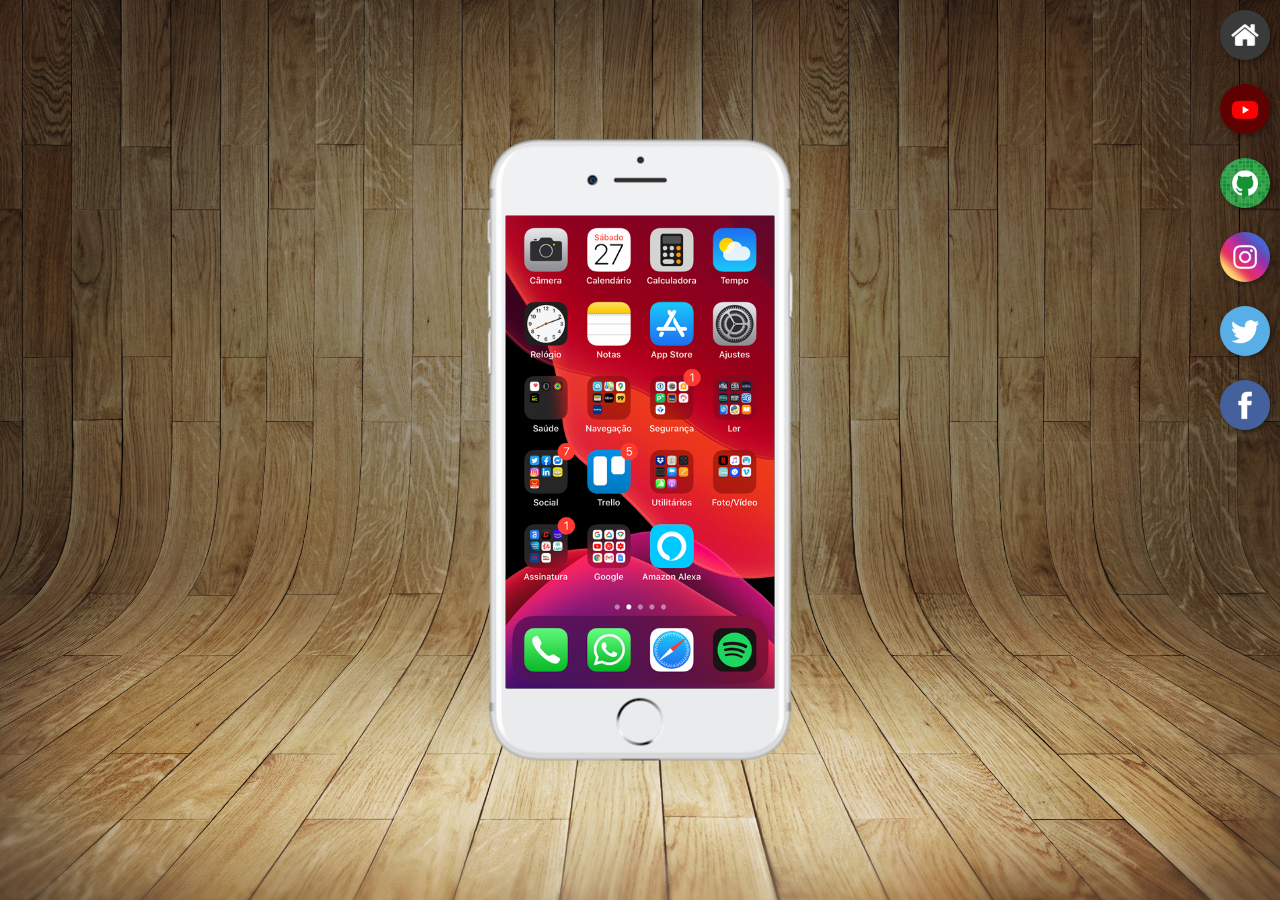
<file: index.html>
<!DOCTYPE html>
   <html lang="pt-br">
   <head>
      <meta charset="UTF-8">
      <meta name="viewport" content="width=device-width, initial-scale=1.0">
      <title>Projeto Redes Socias</title>
      <link rel="shortcut icon" href="favicon.ico" type="image/x-icon">
      <link rel="stylesheet" href="estilos/style.css">
   </head>
   <body>
      <main>
         <section id="telefone">
            <iframe src="home.html" name="tela" id="tela" frameborder="0">Seu vavegador não é compatível.</iframe>
         </section>
         <section id="redes-sociais">
            <a href="home.html" target="tela"><img src="imagens/logo-home.jpg" alt="Home"></a><br>
            <a href="youtube.html" target="tela"><img src="imagens/logo-youtube.jpg" alt="YouTube"></a><br>
            <a href="github.html" target="tela"><img src="imagens/logo-github.jpg" alt="GitHub"></a><br>
            <a href="instagram.html" target="tela"><img src="imagens/logo-instagram.jpg" alt="Instagram"></a><br>
            <a href="twitter.html" target="tela"><img src="imagens/logo-twitter.jpg" alt="Twitter"></a><br>
            <a href="facebook.html" target="tela"><img src="imagens/logo-facebook.jpg" alt="Facebook"></a>
         </section>
      </main>
   </body>
</html>
</file>
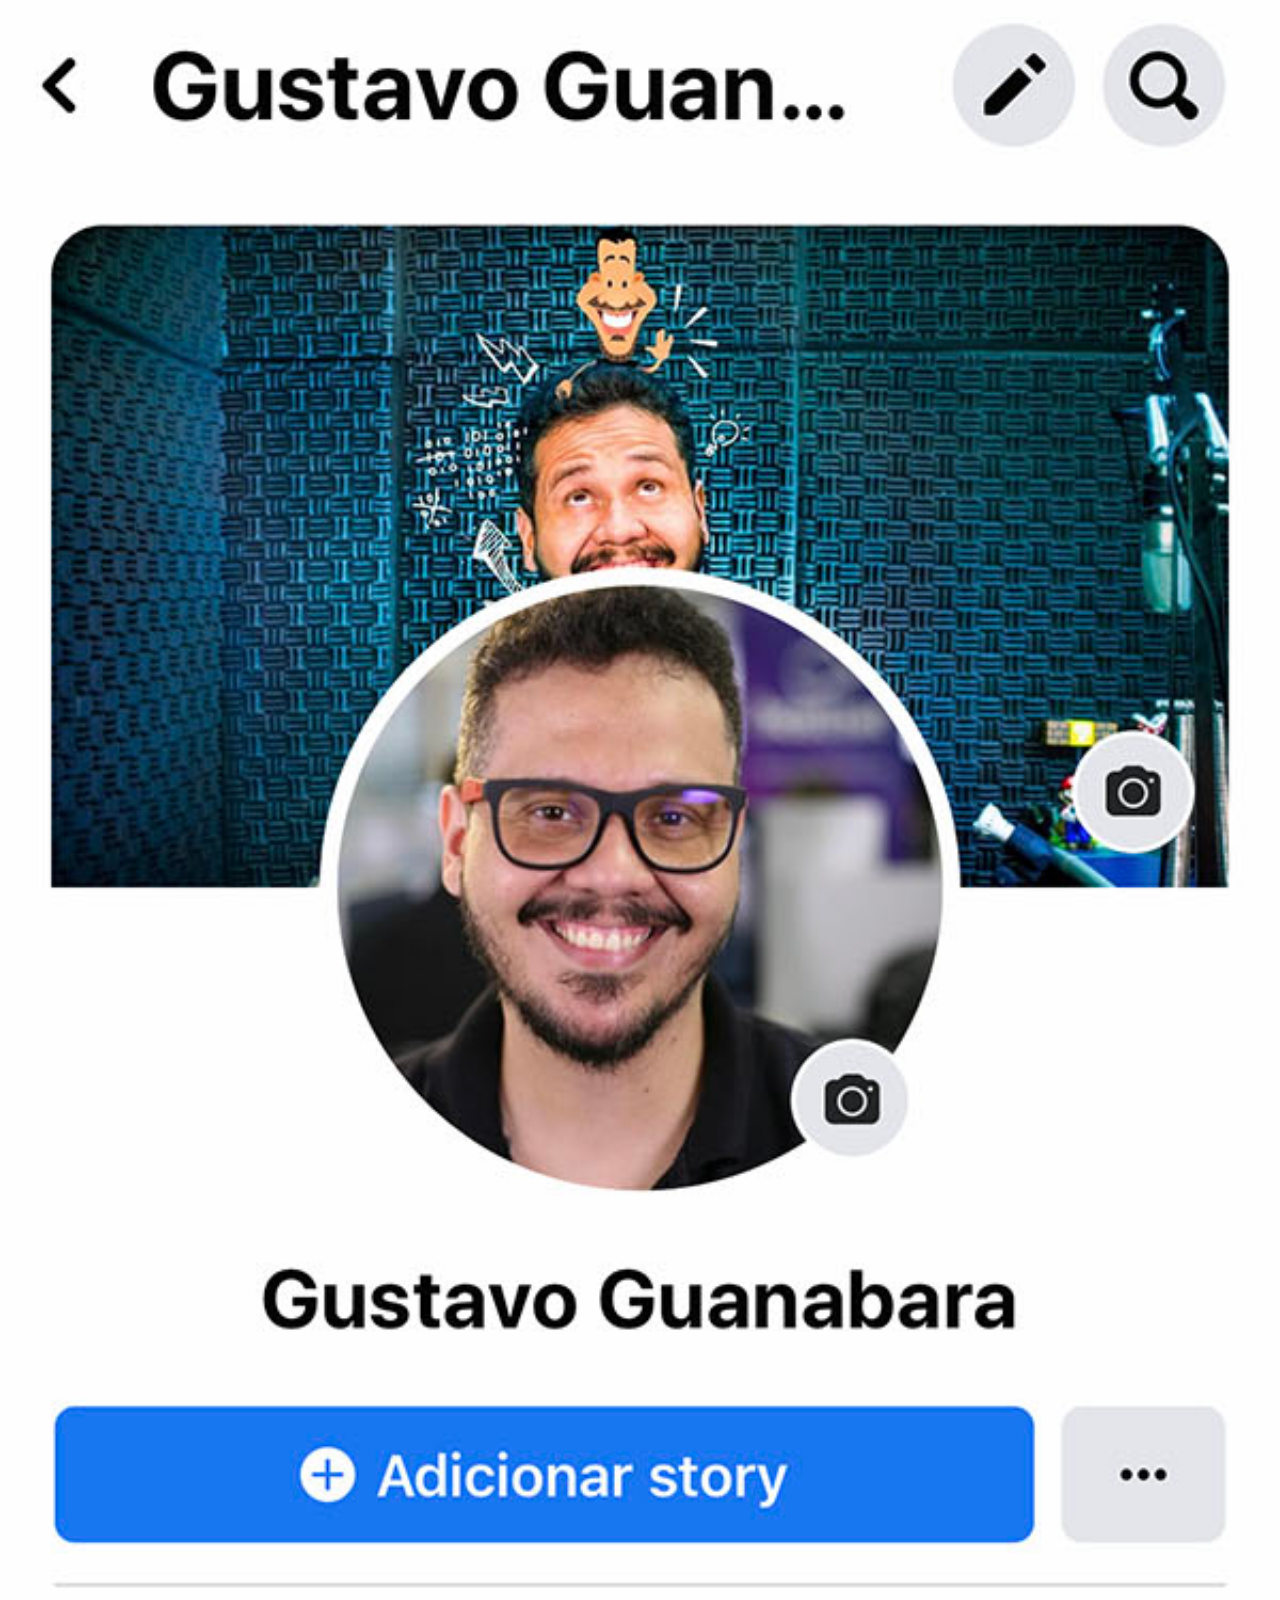
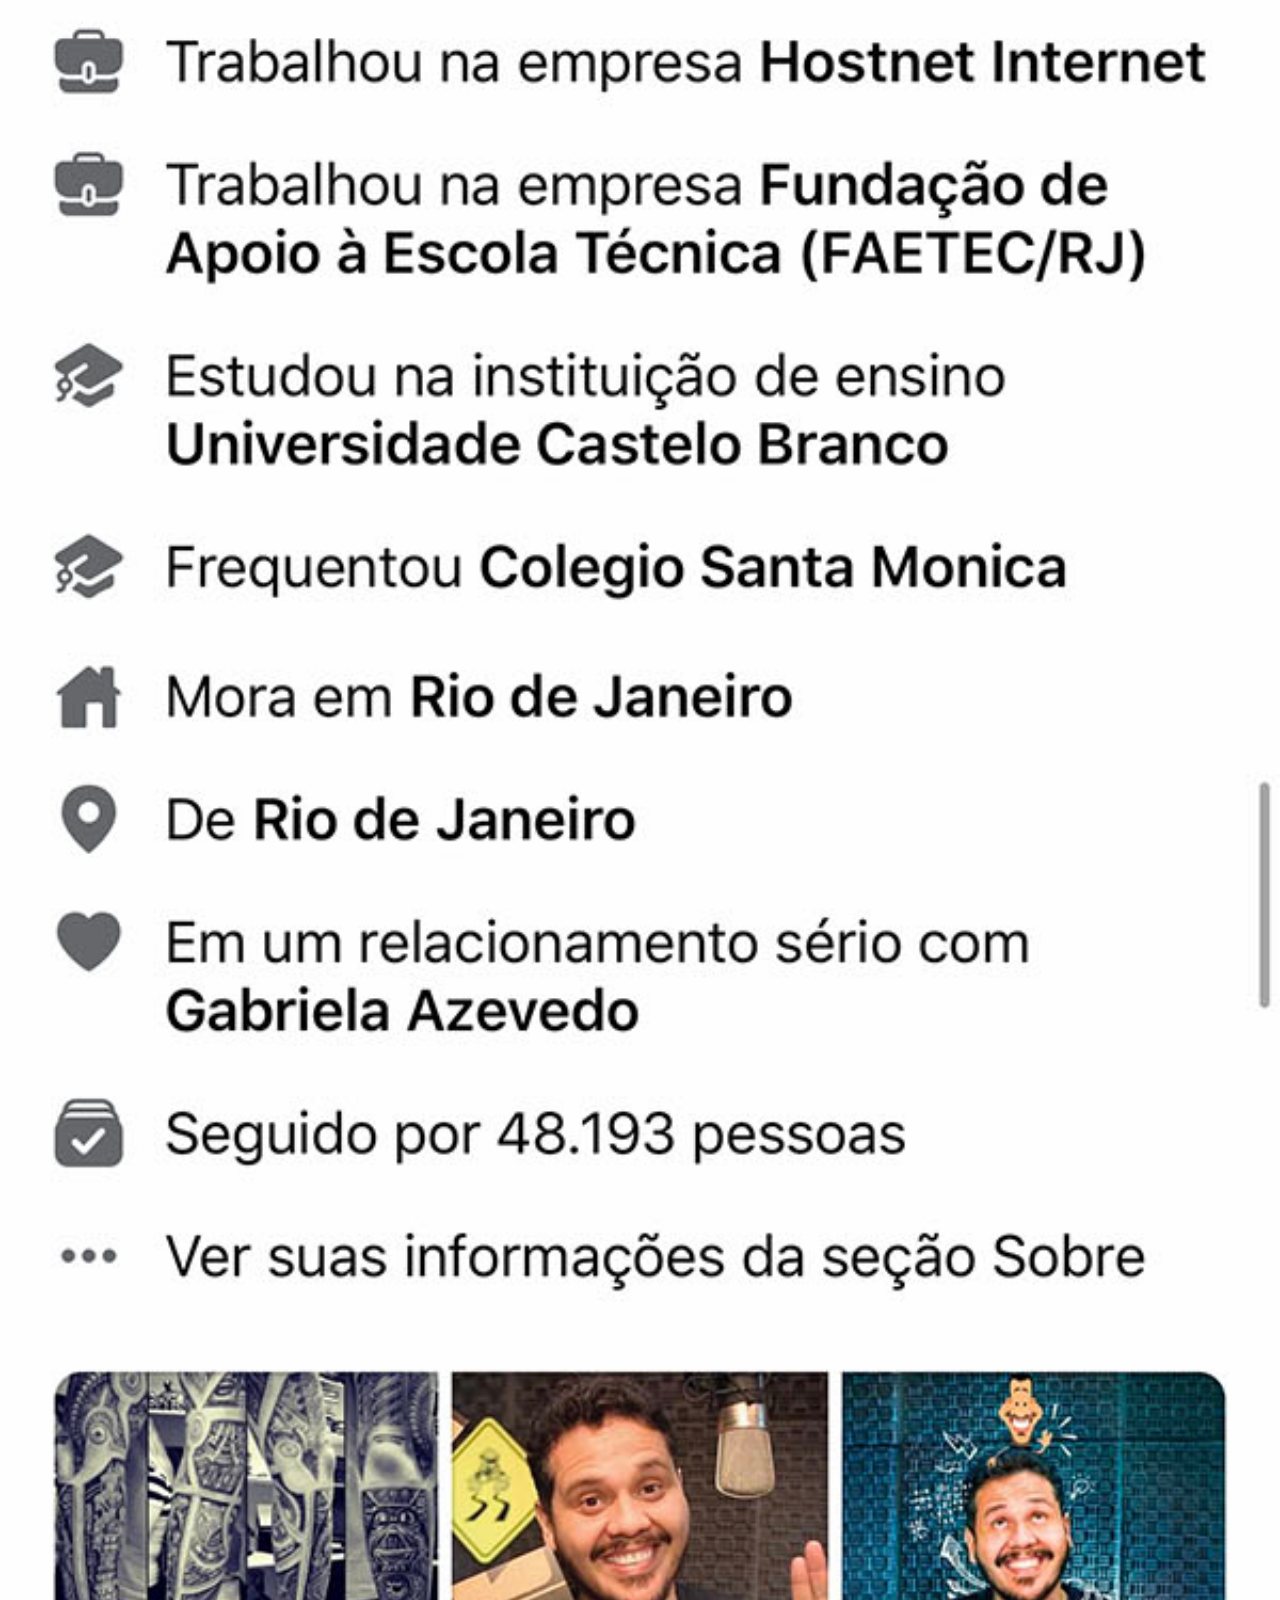
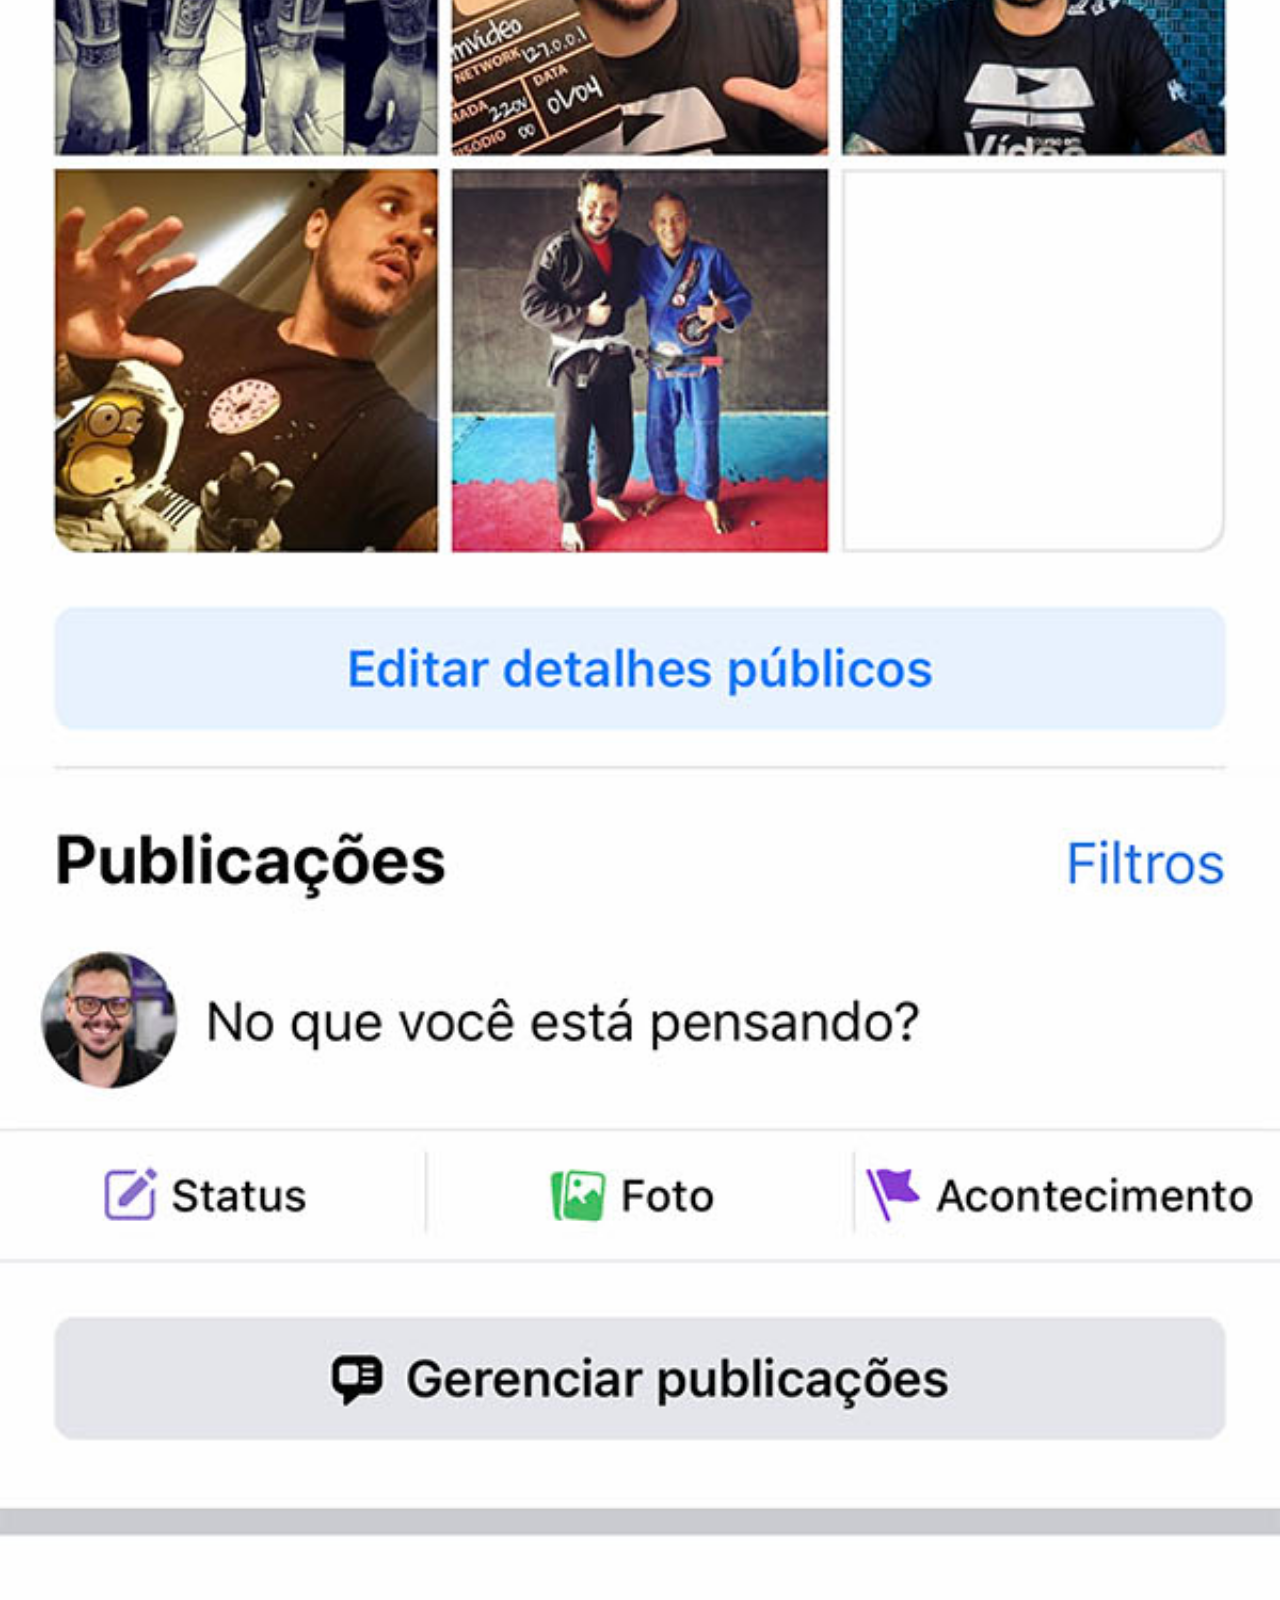
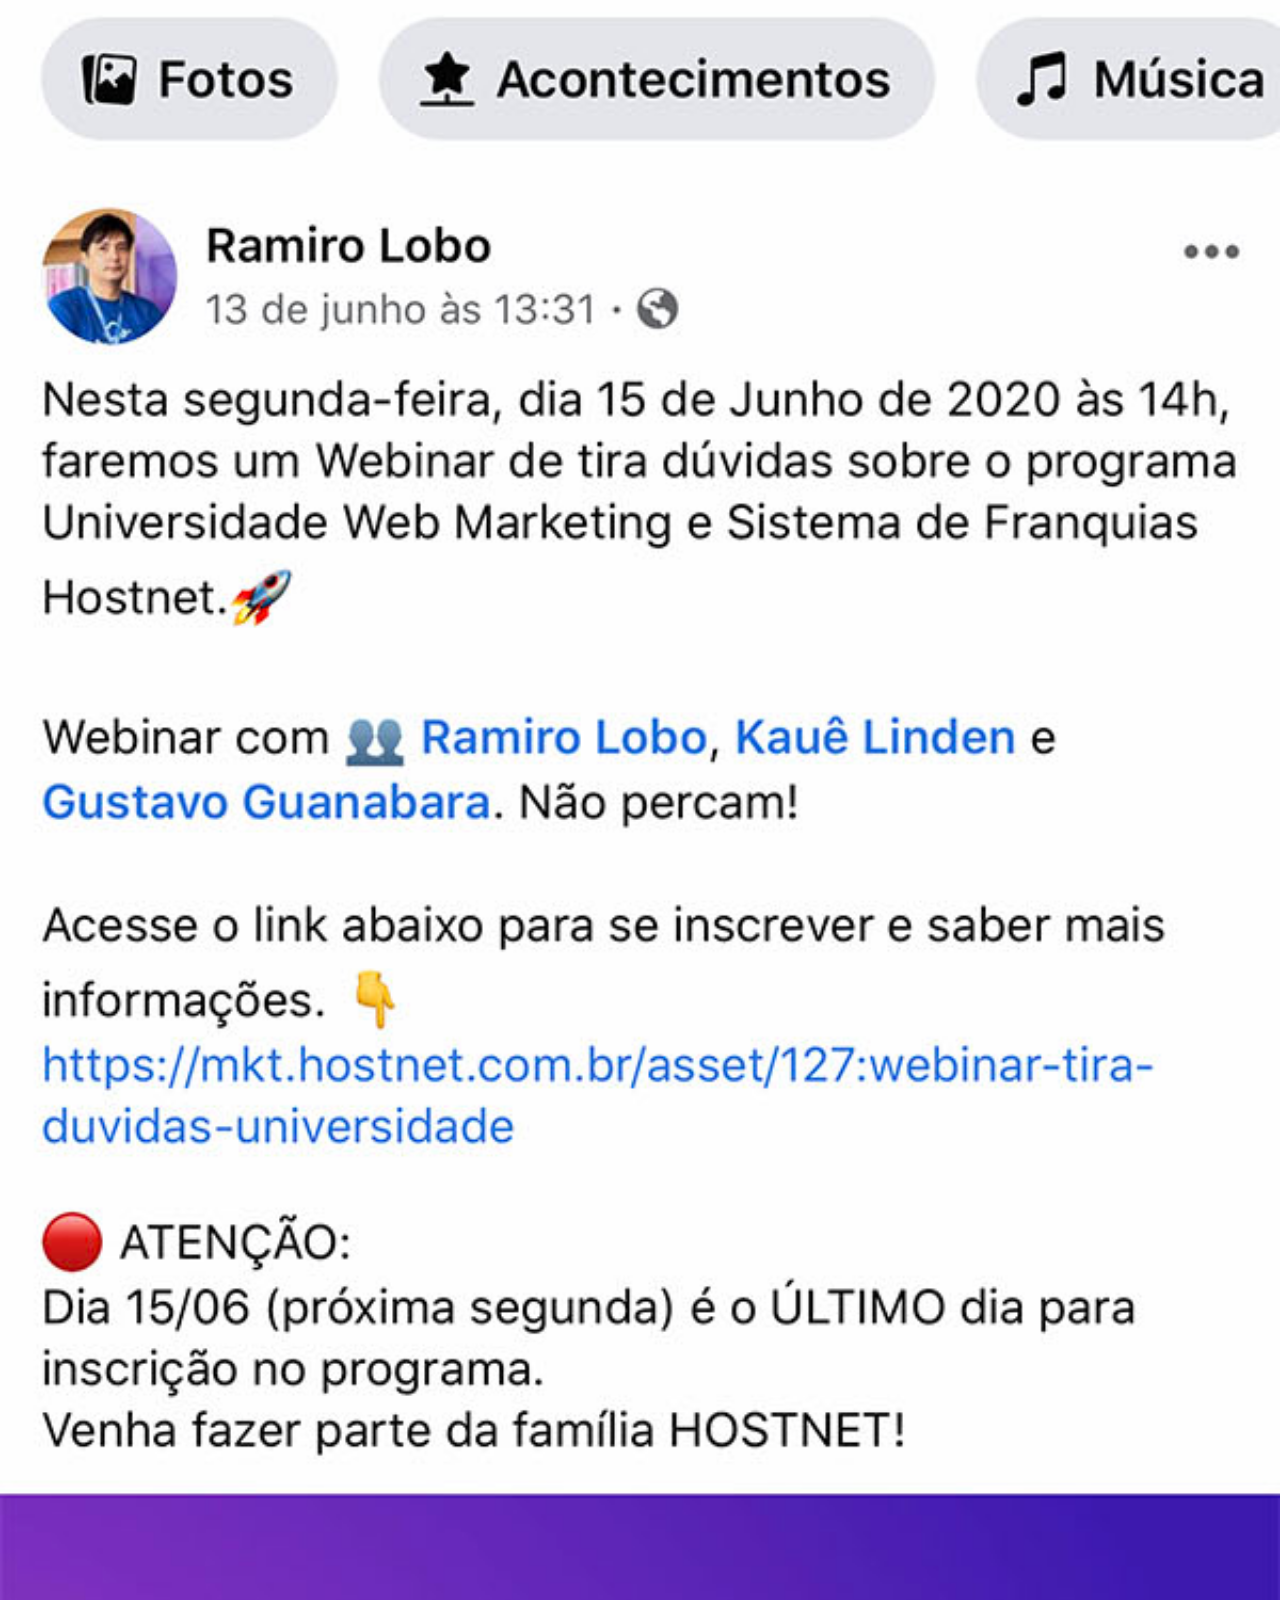
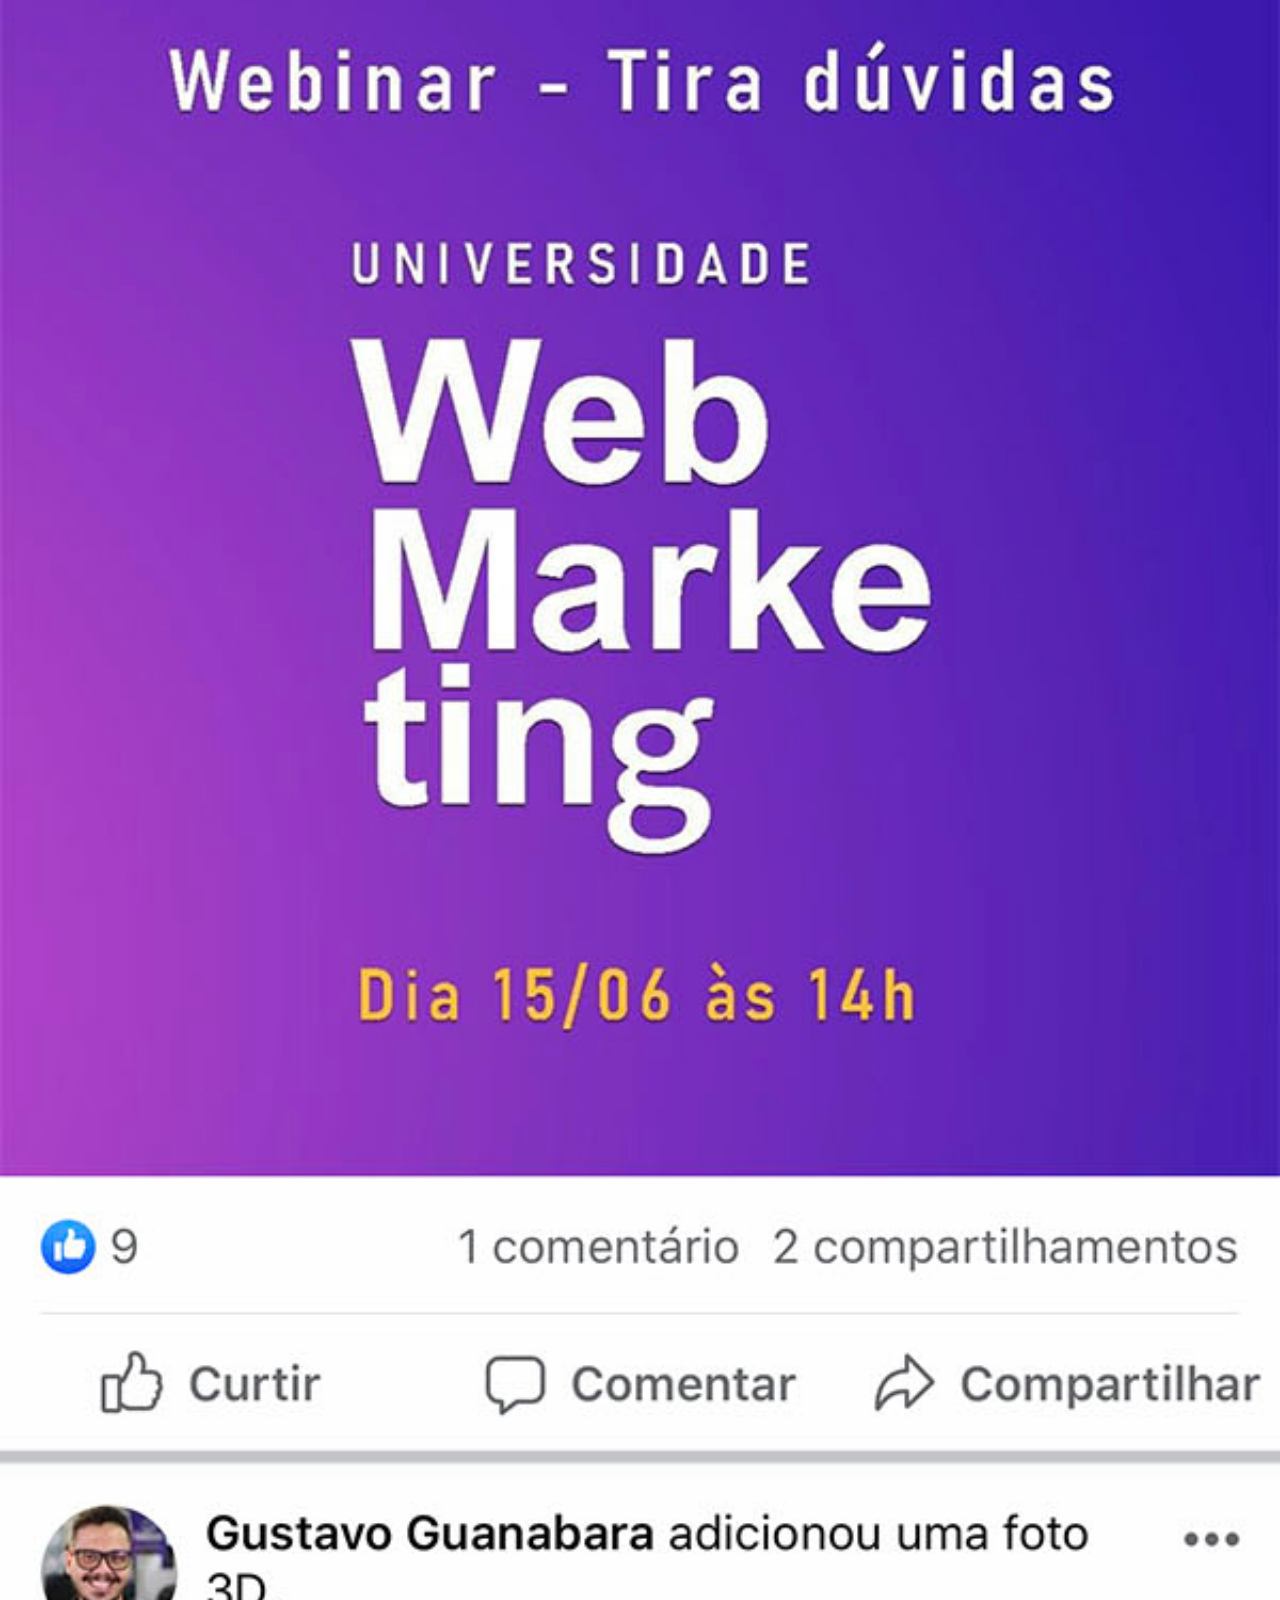
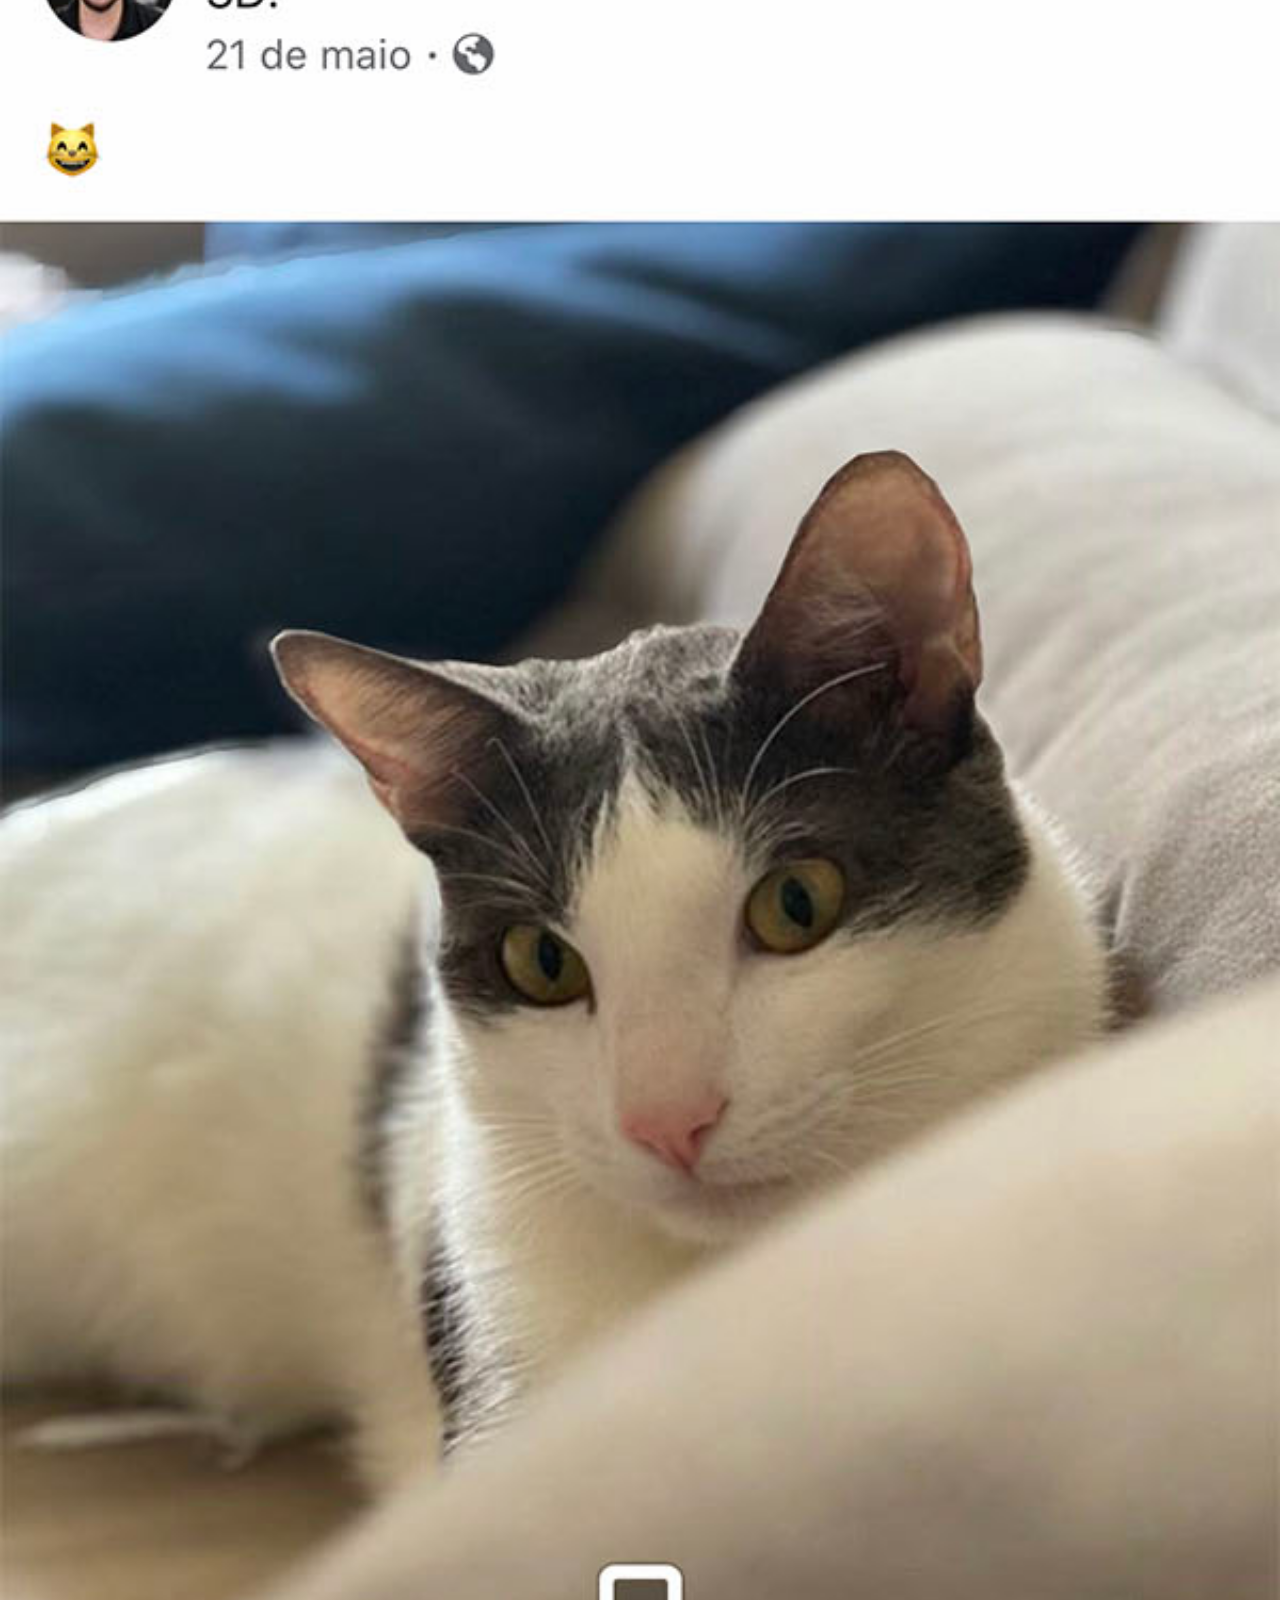
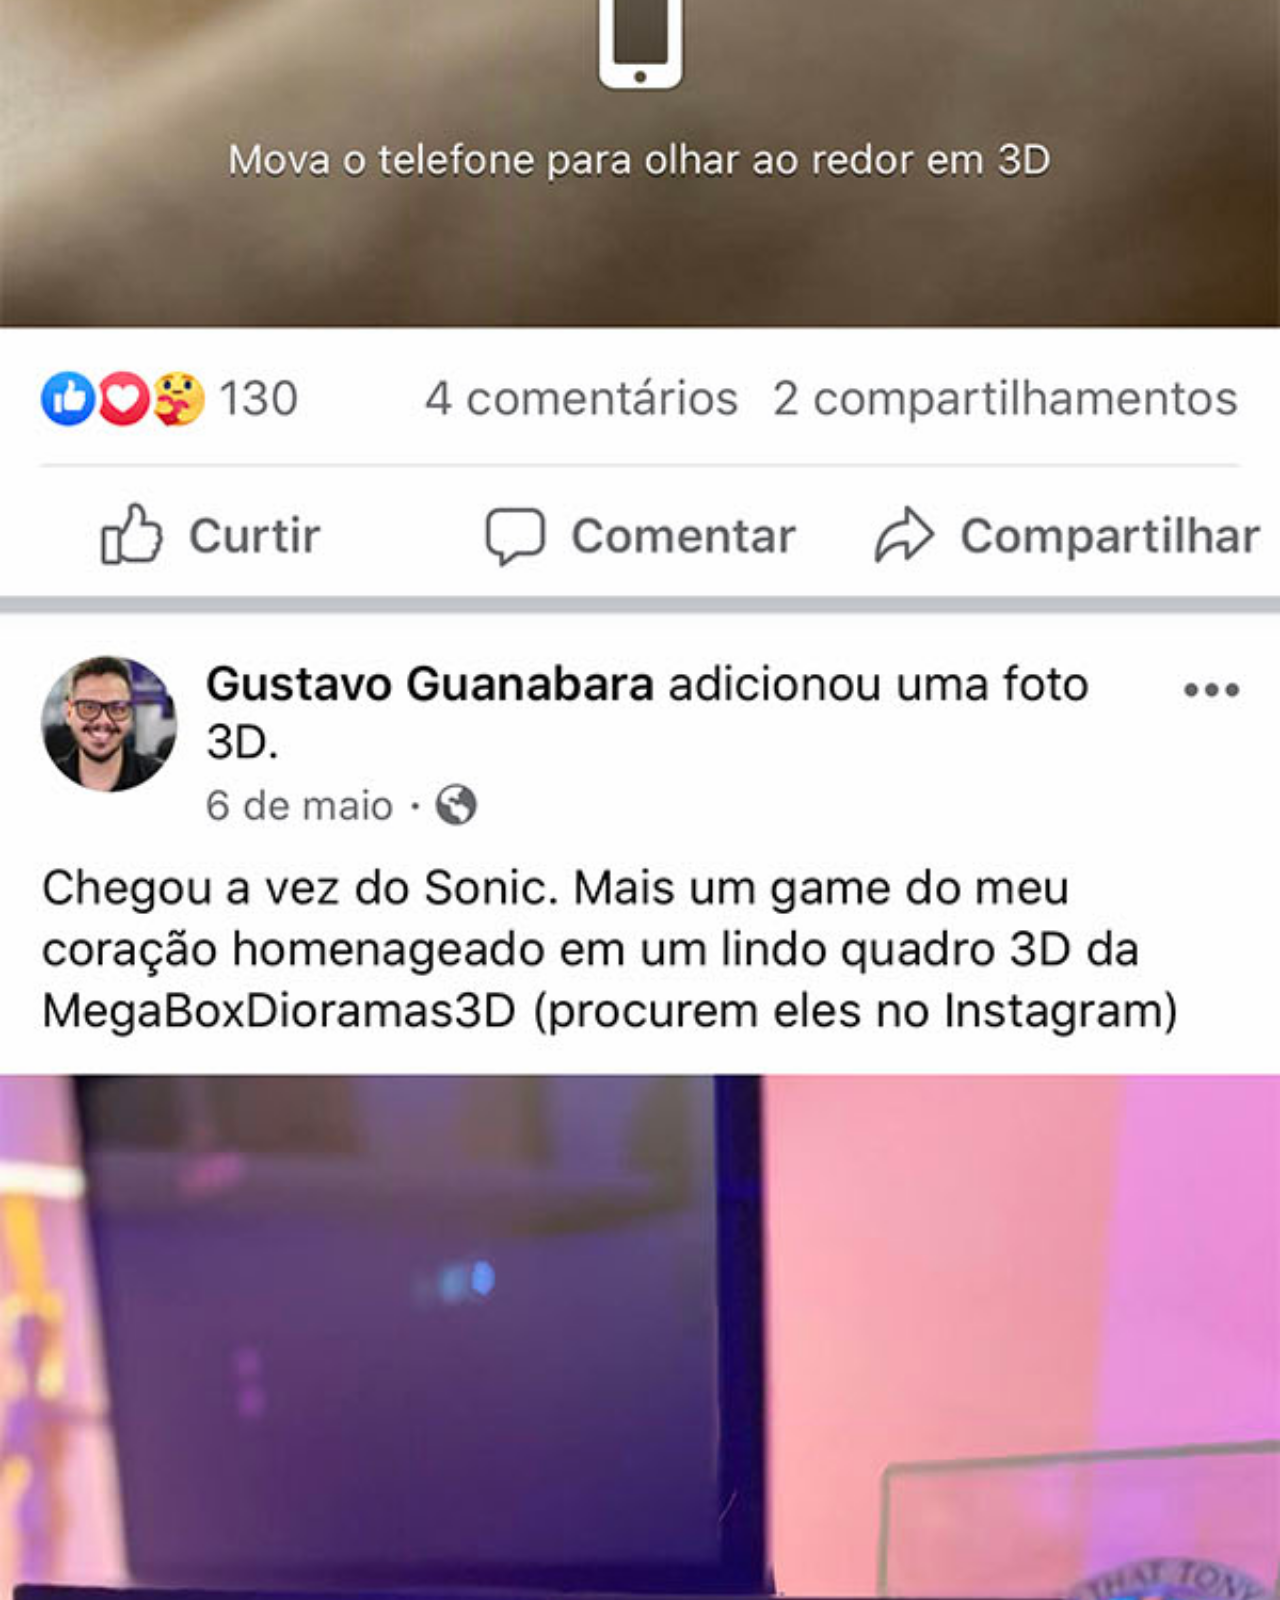
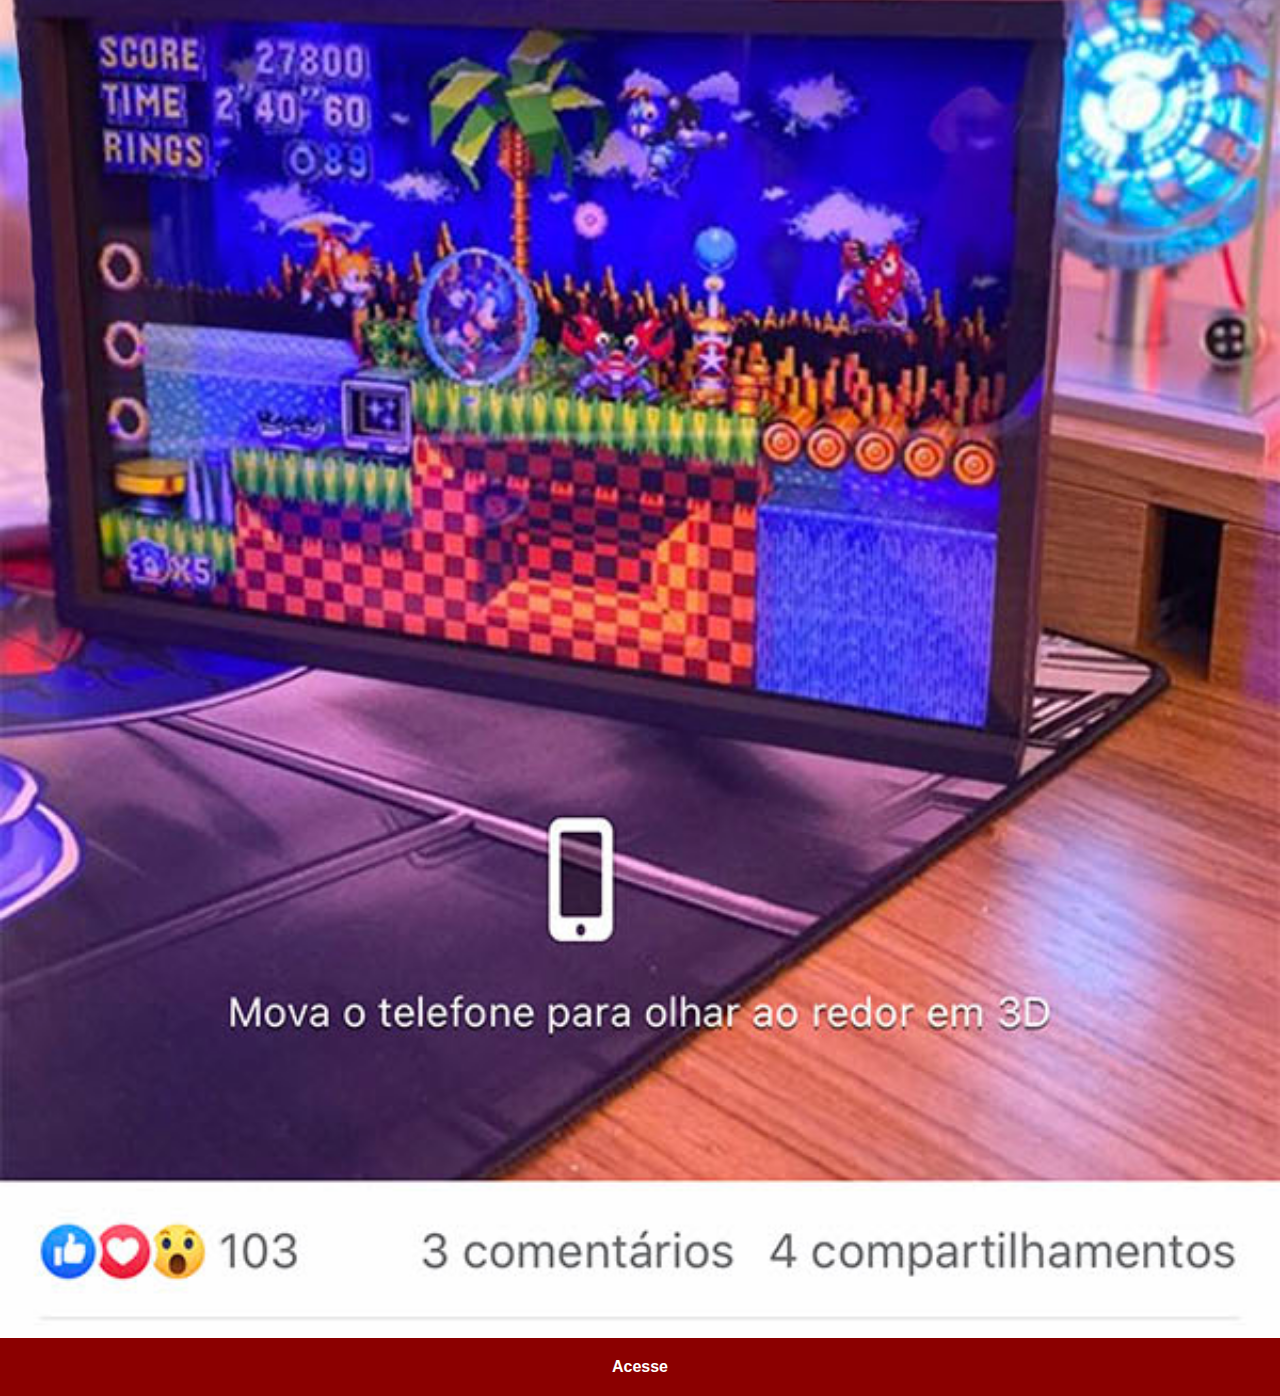
<file: facebook.html>
<!DOCTYPE html>
   <html lang="pt-br">
   <head>
      <meta charset="UTF-8">
      <meta name="viewport" content="width=device-width, initial-scale=1.0">
      <title>Facebook</title>
      <link rel="stylesheet" href="estilos/redes.css">
   </head>
   <body>
      <img src="imagens/tela-facebook.jpg" alt="YouTube"><a href="https://www.facebook.com/CursosEmVideo/" target="_blank">Acesse</a>
   </body>
</html>
</file>
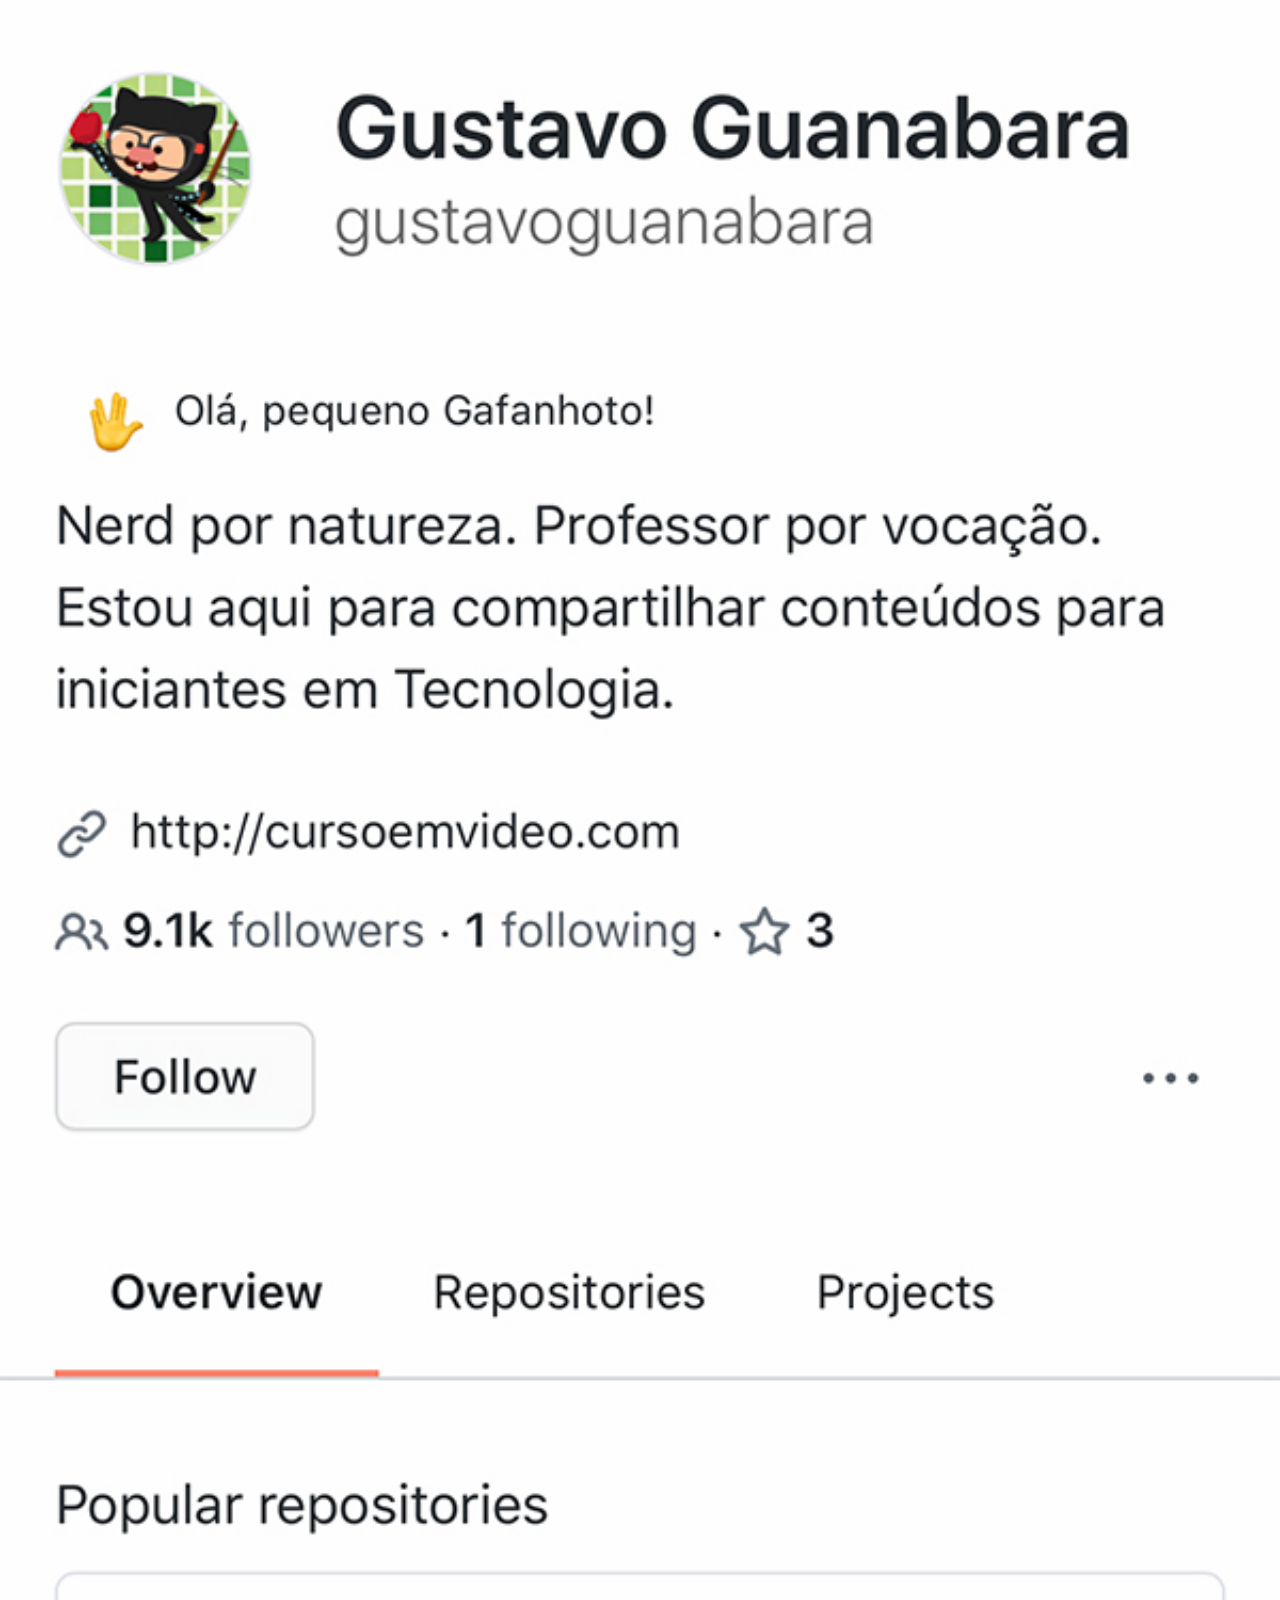
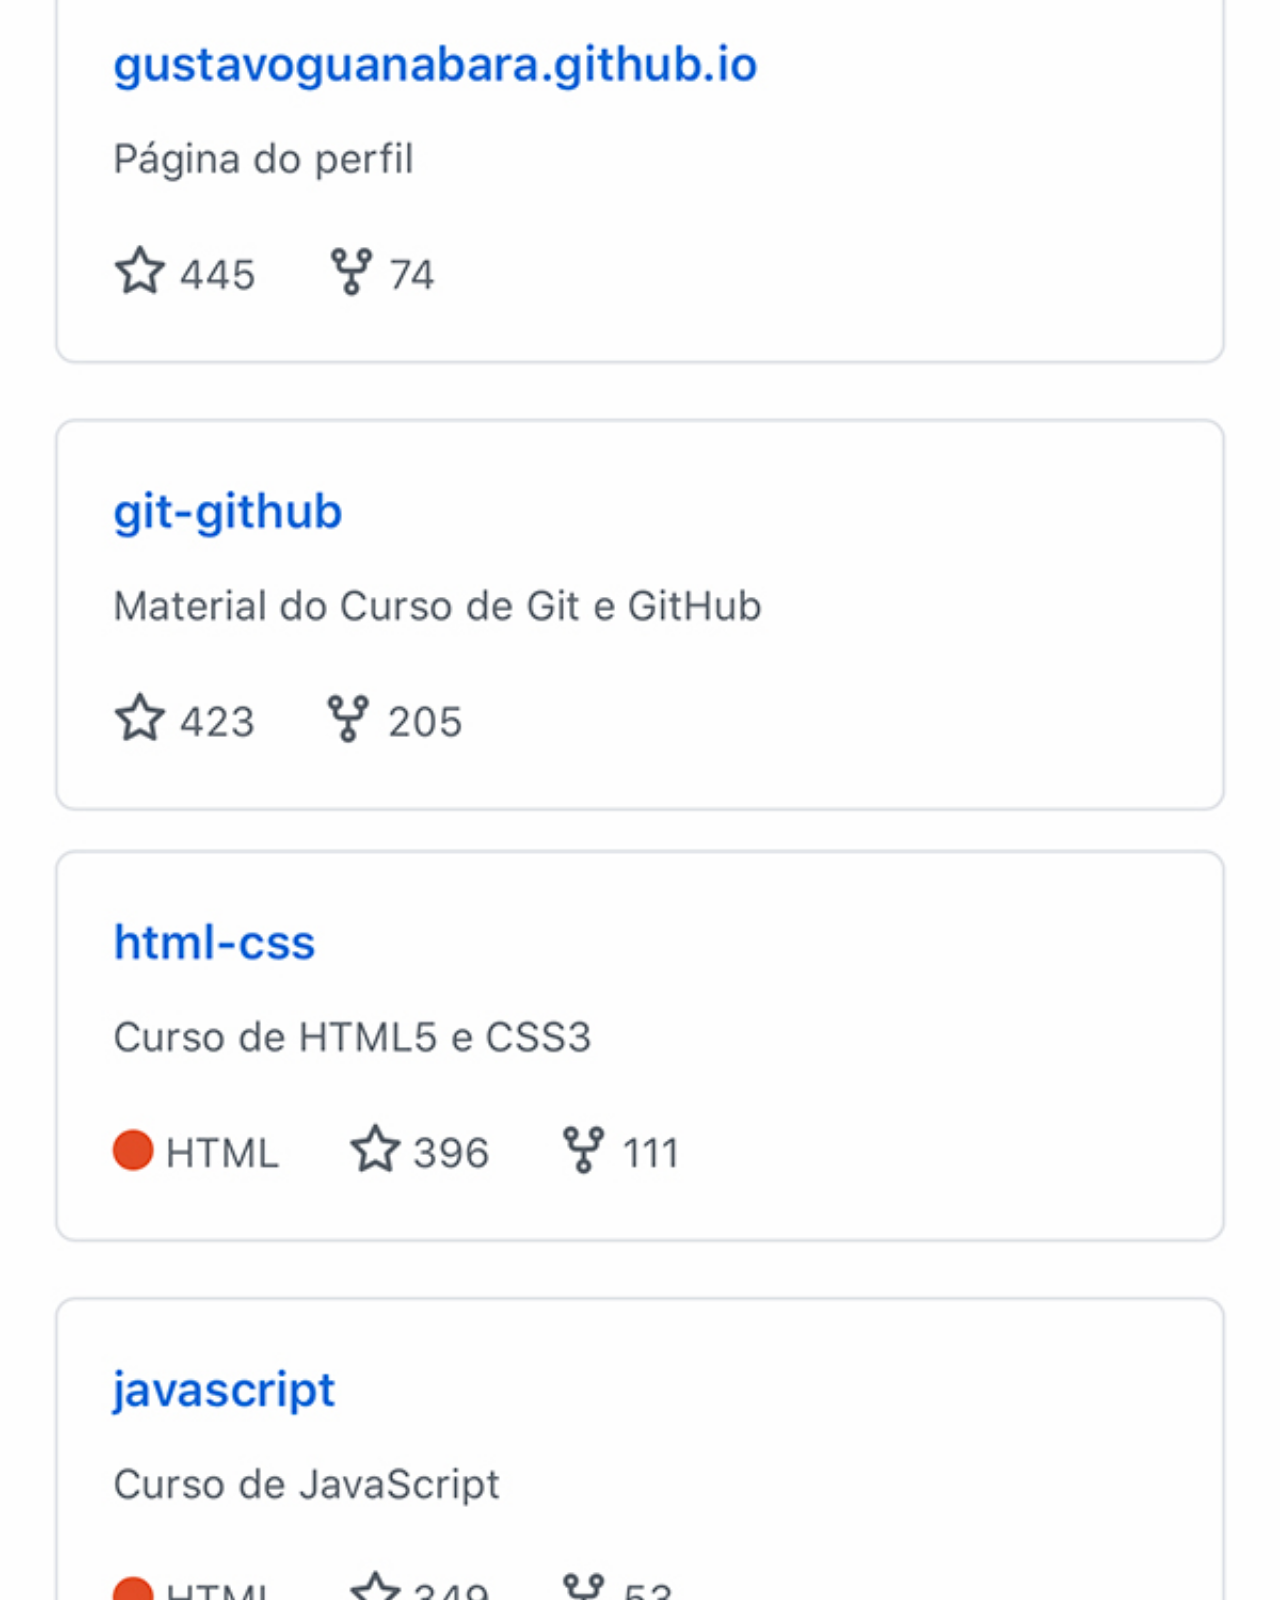
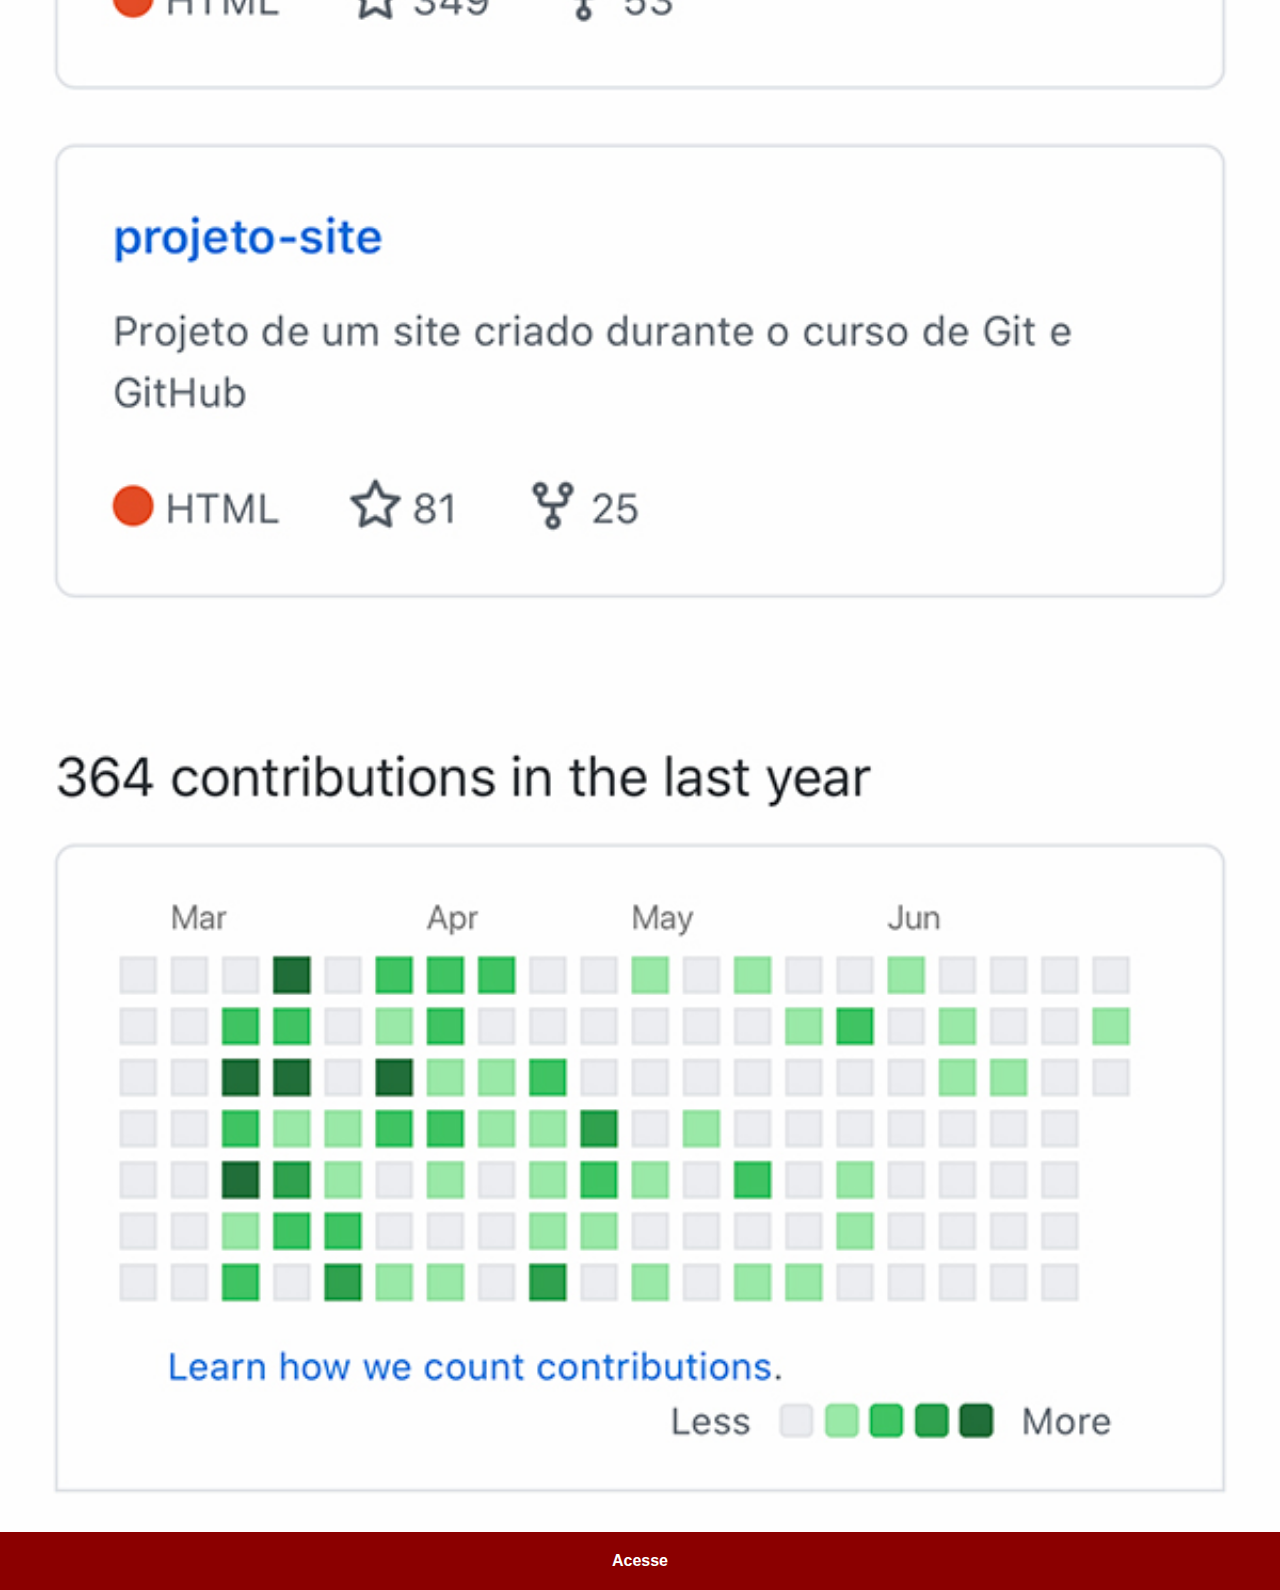
<file: github.html>
<!DOCTYPE html>
   <html lang="pt-br">
   <head>
      <meta charset="UTF-8">
      <meta name="viewport" content="width=device-width, initial-scale=1.0">
      <title>GitHub</title>
      <link rel="stylesheet" href="estilos/redes.css">
   </head>
   <body>
      <img src="imagens/tela-github.jpg" alt="YouTube"><a href="https://github.com/gustavoguanabara" target="_blank">Acesse</a>
   </body>
</html>
</file>
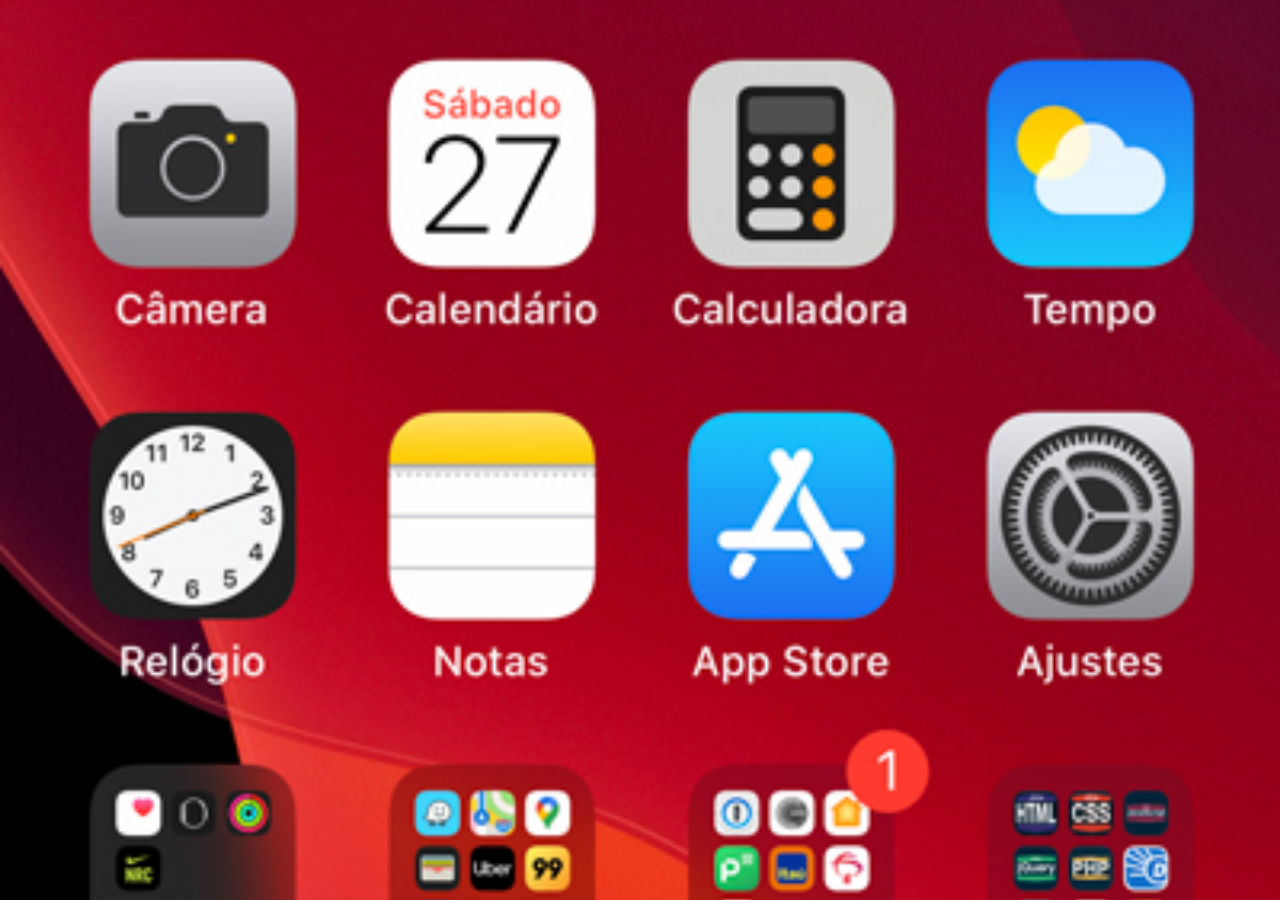
<file: home.html>
<!DOCTYPE html>
<html lang="pt-br">
<head>
   <meta charset="UTF-8">
   <meta name="viewport" content="width=device-width, initial-scale=1.0">
   <title>Home</title>
   <style>
      * {
         margin: 0px;
         padding: 0px;
      }
      body {
         width: 100vw;
         height: 100vh;
         background: black url('imagens/tela-home.jpg') no-repeat top center;
         background-size: cover;
      }
   </style>
</head>
<body>
</body>
</html>
</file>
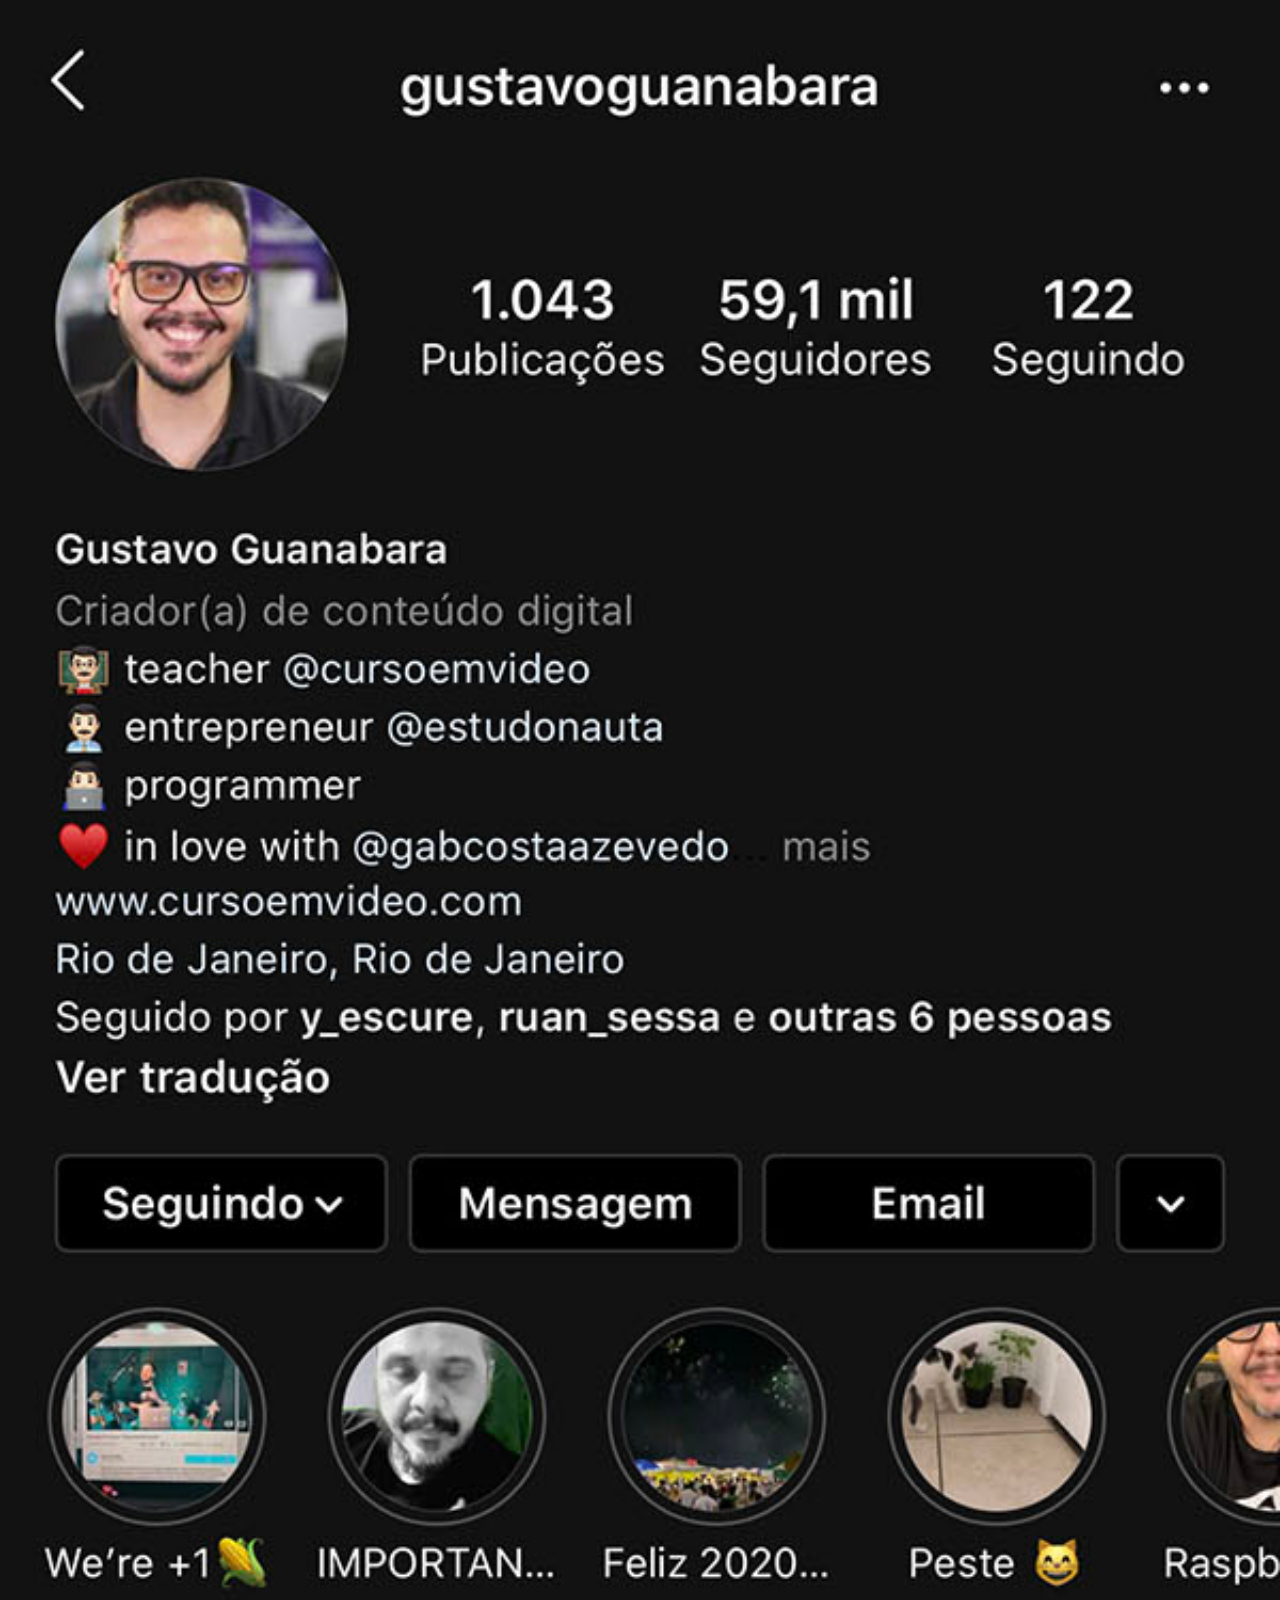
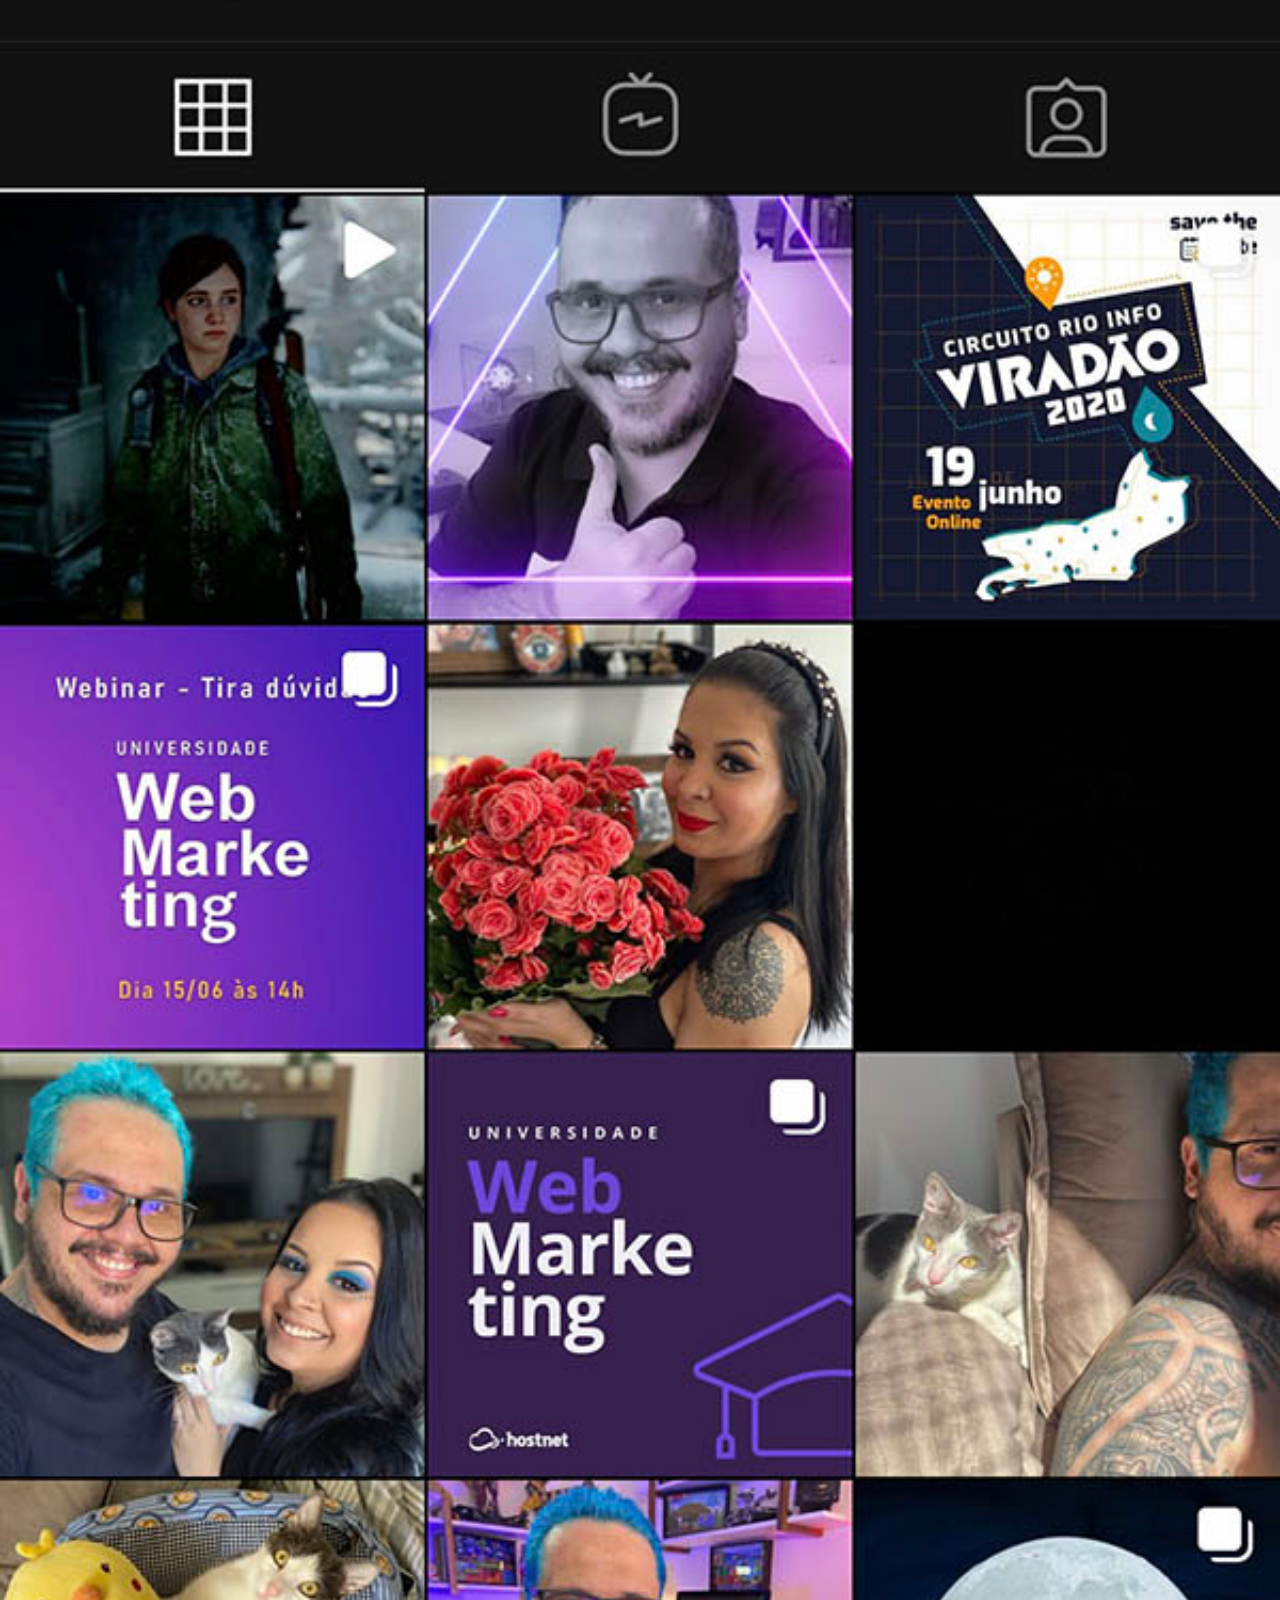
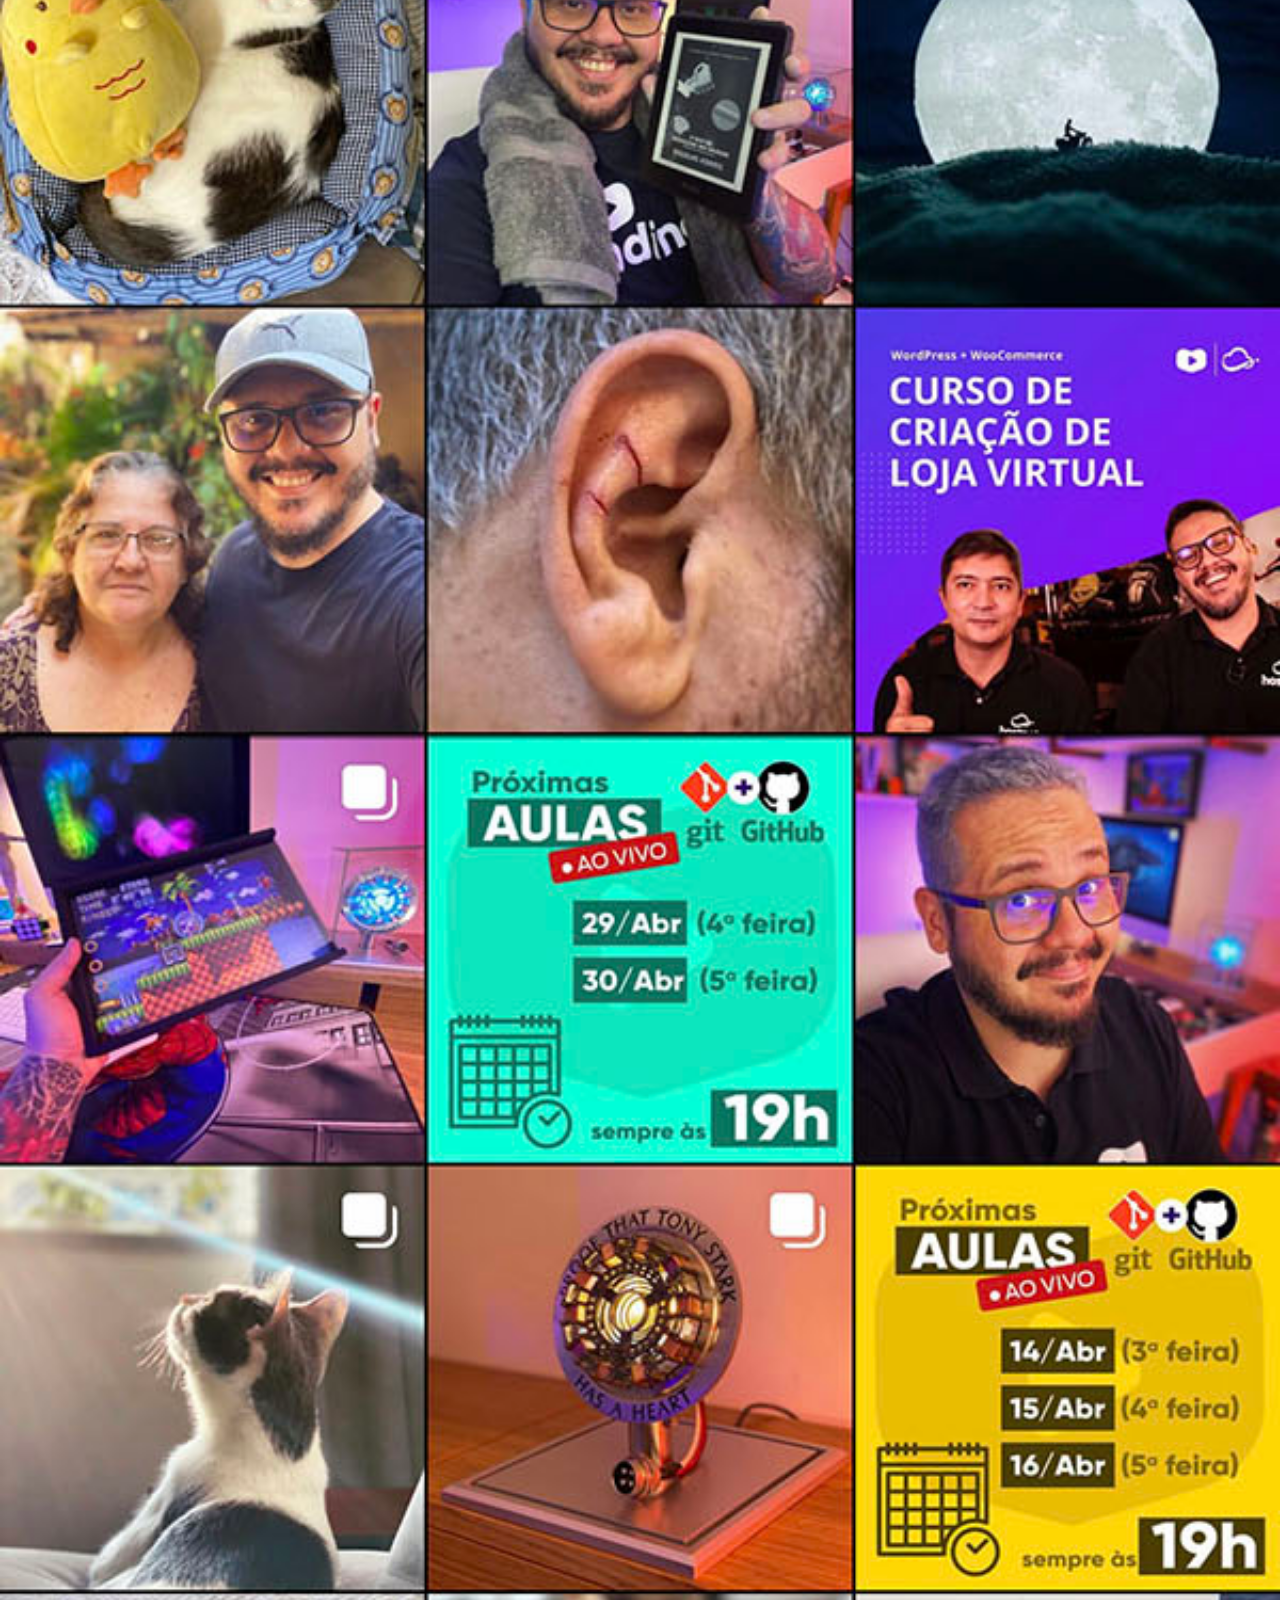
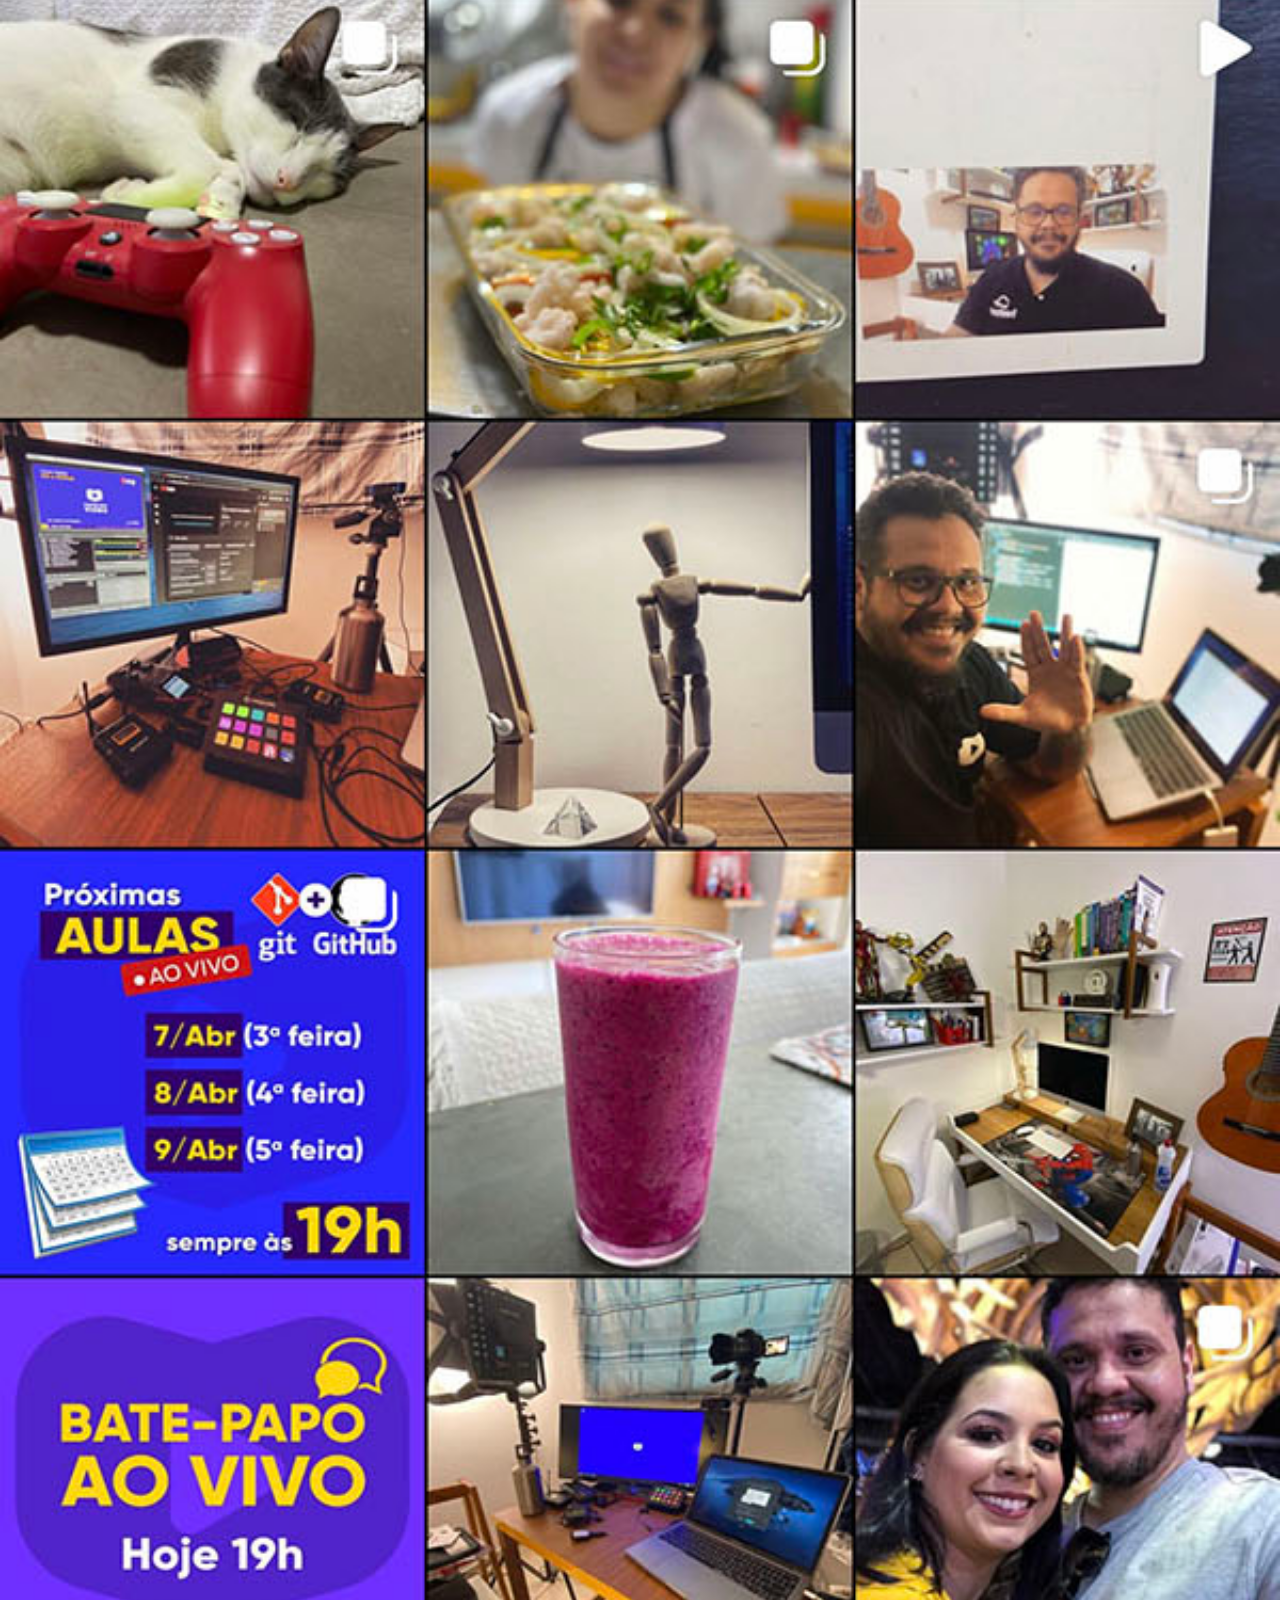
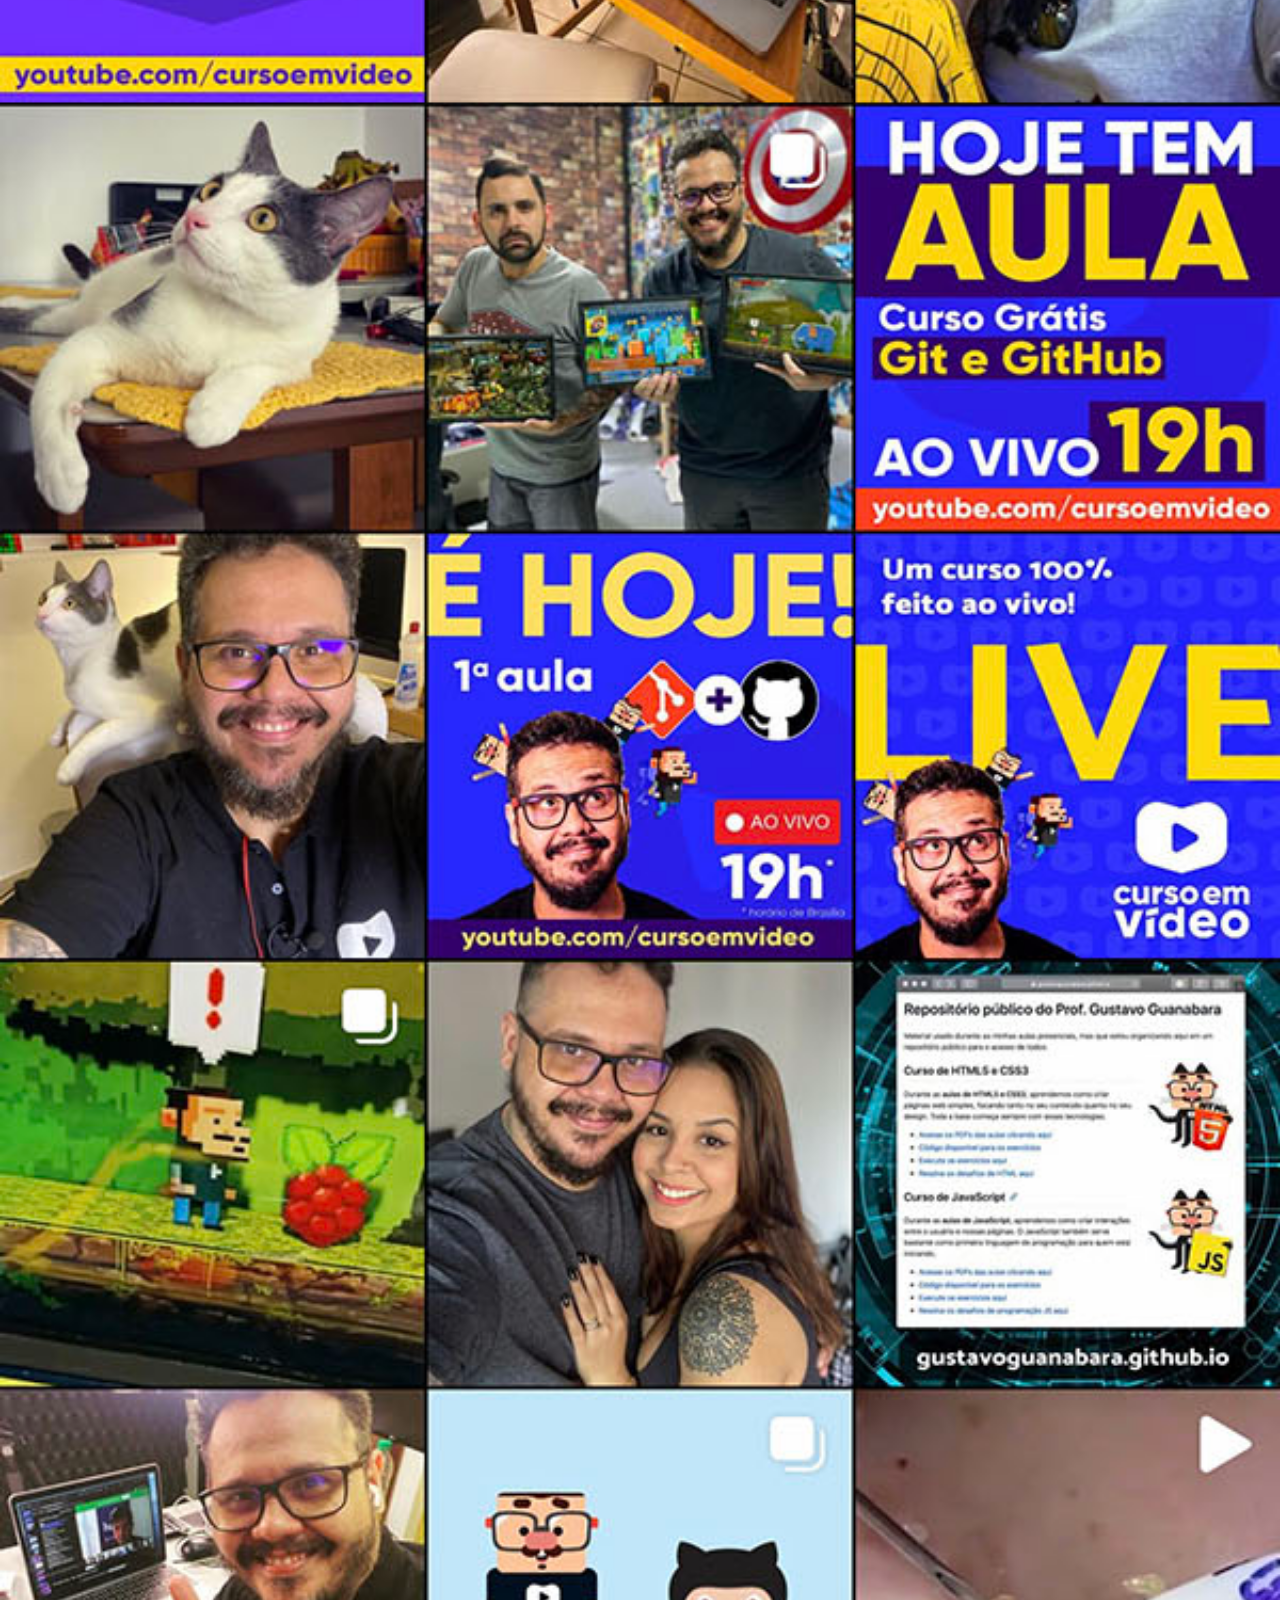
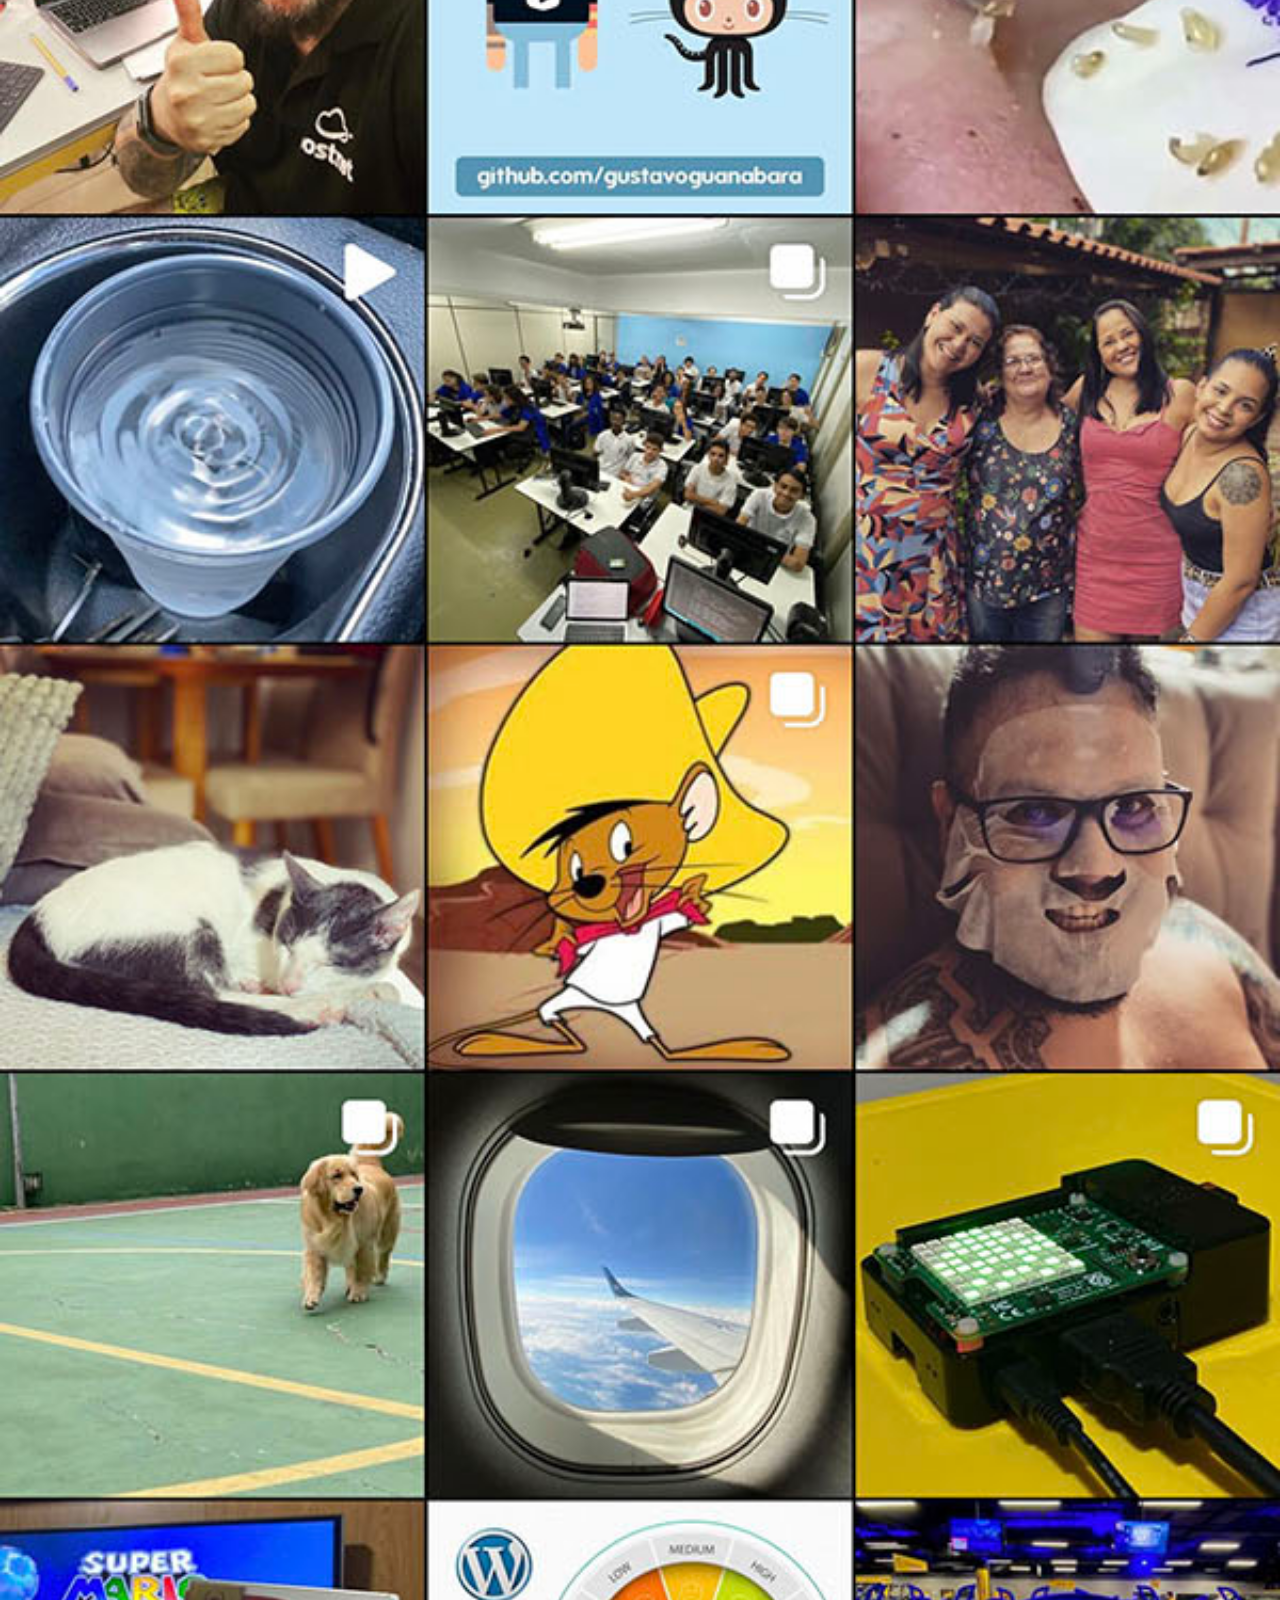
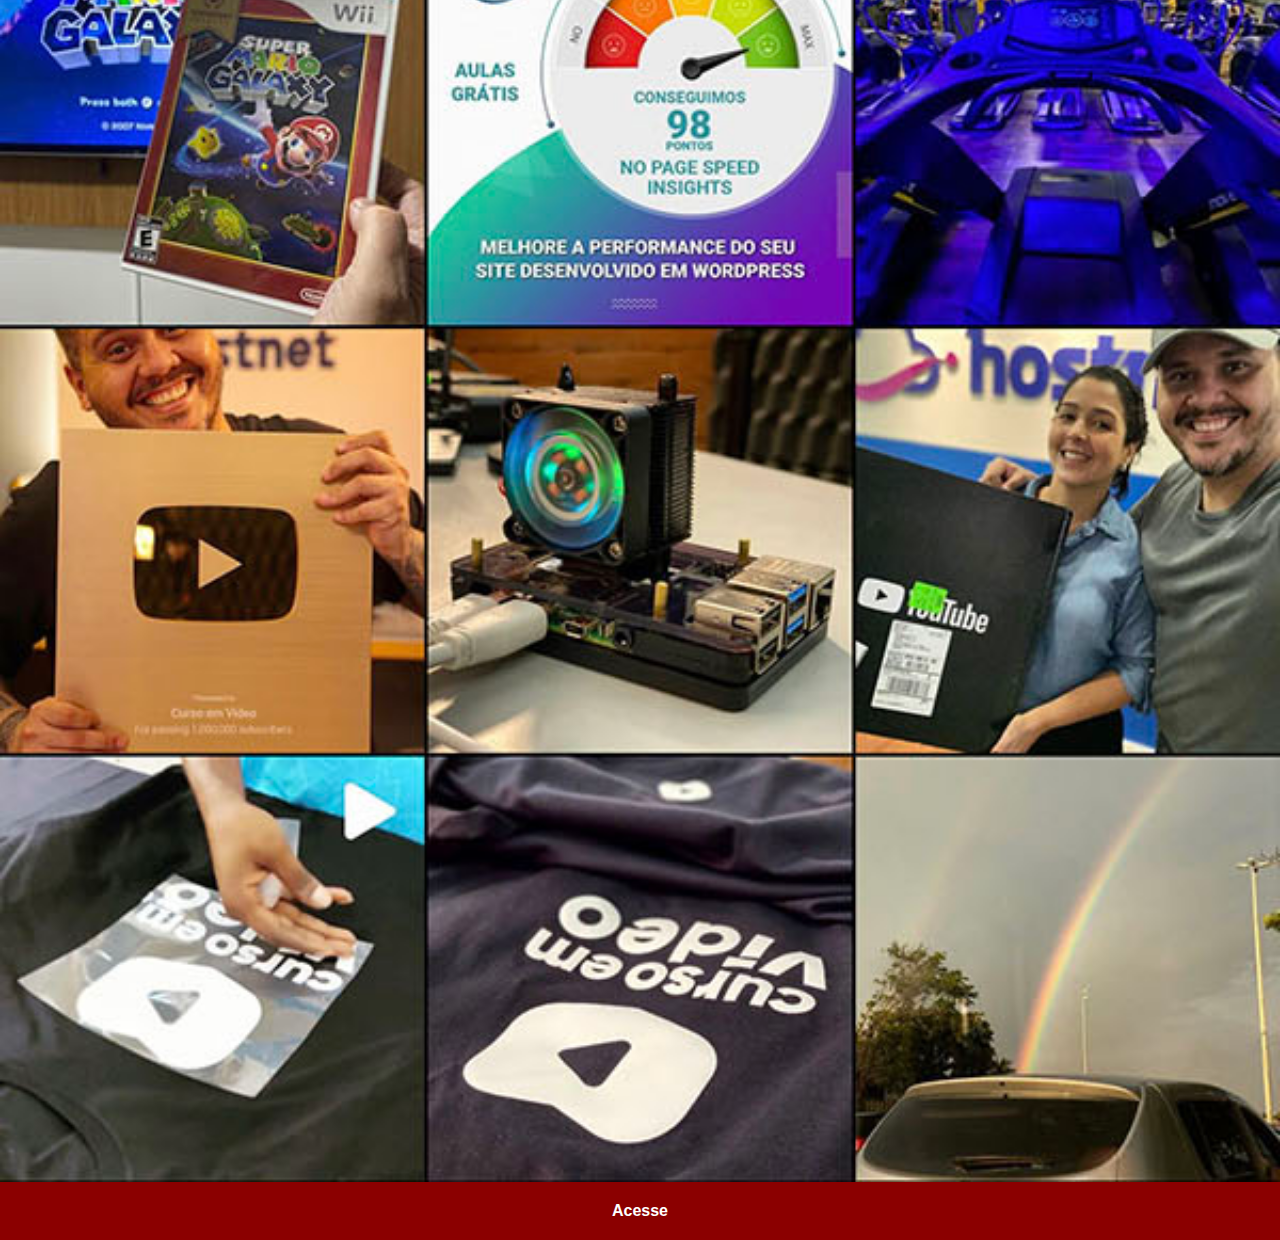
<file: instagram.html>
<!DOCTYPE html>
   <html lang="pt-br">
   <head>
      <meta charset="UTF-8">
      <meta name="viewport" content="width=device-width, initial-scale=1.0">
      <title>Instagram</title>
      <link rel="stylesheet" href="estilos/redes.css">
   </head>
   <body>
      <img src="imagens/tela-instagram.jpg" alt="YouTube"><a href="https://www.instagram.com/cursoemvideo/" target="_blank">Acesse</a>
   </body>
</html>
</file>
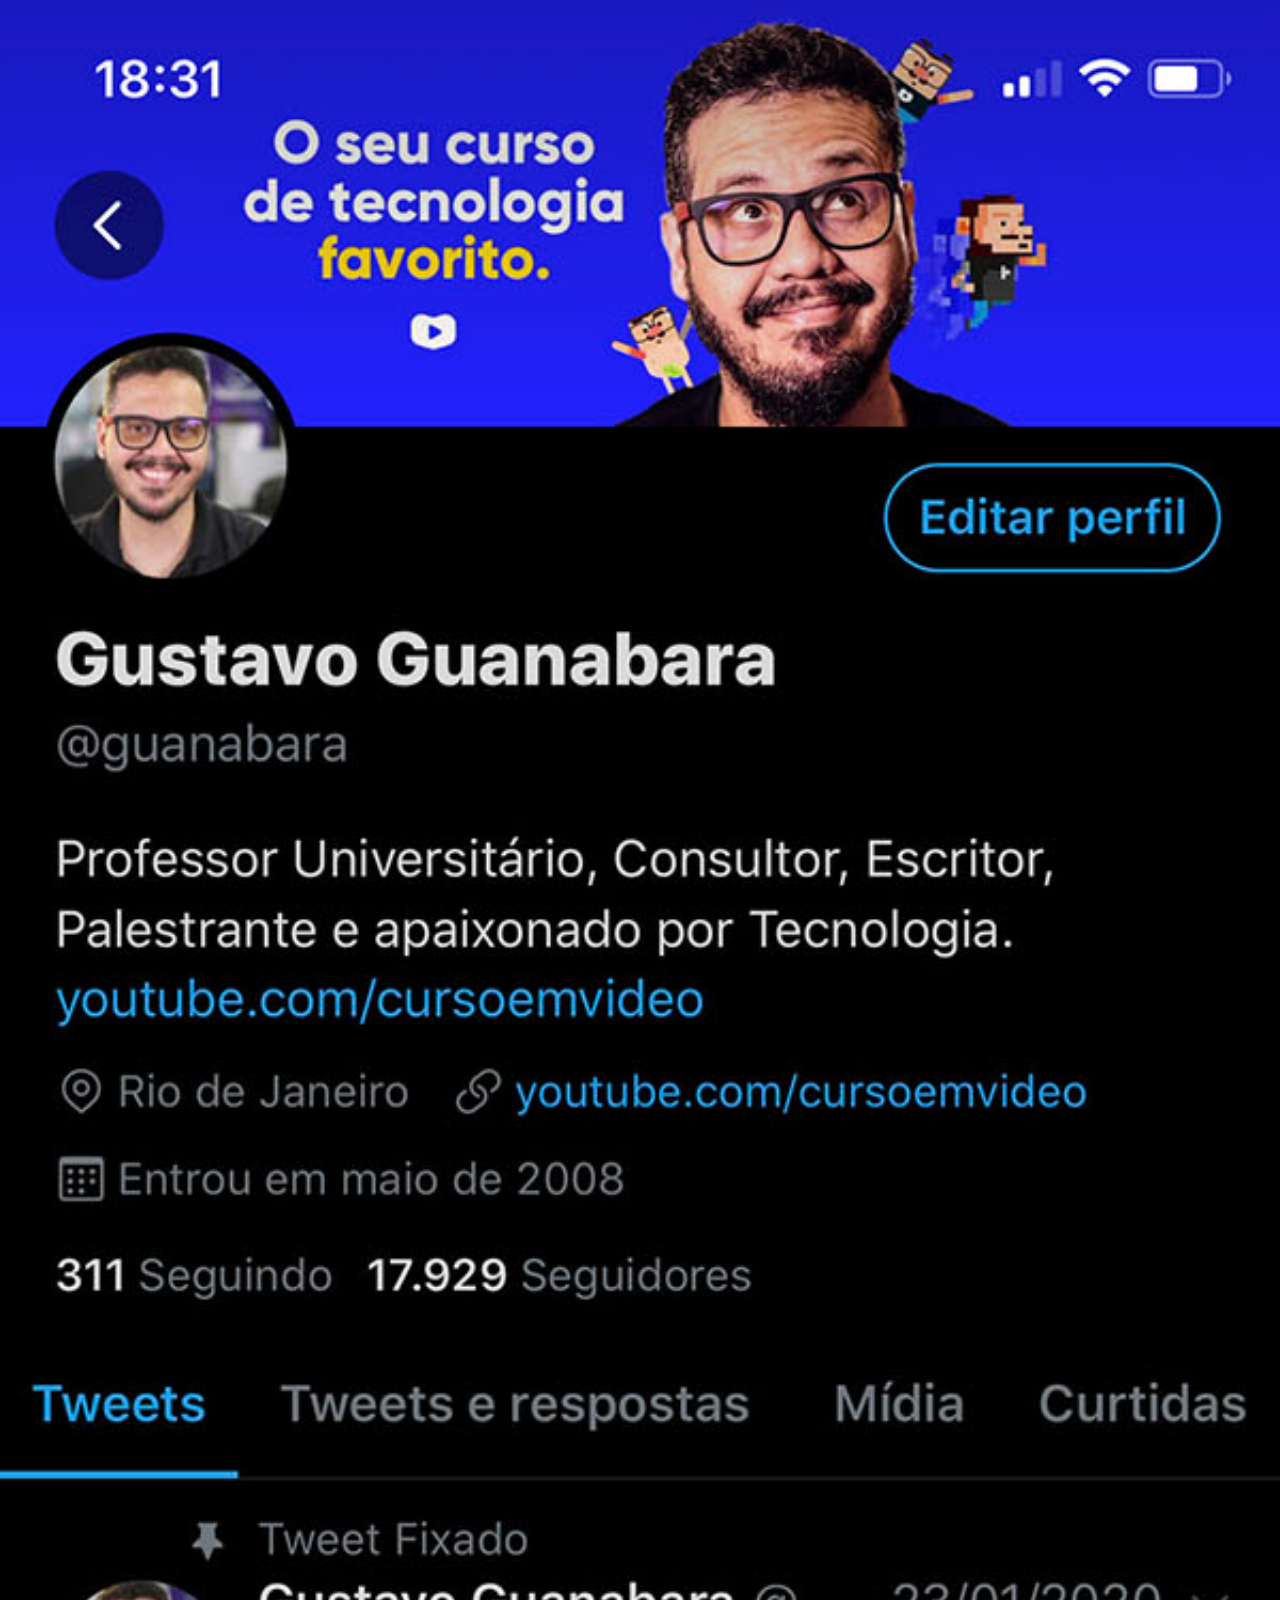
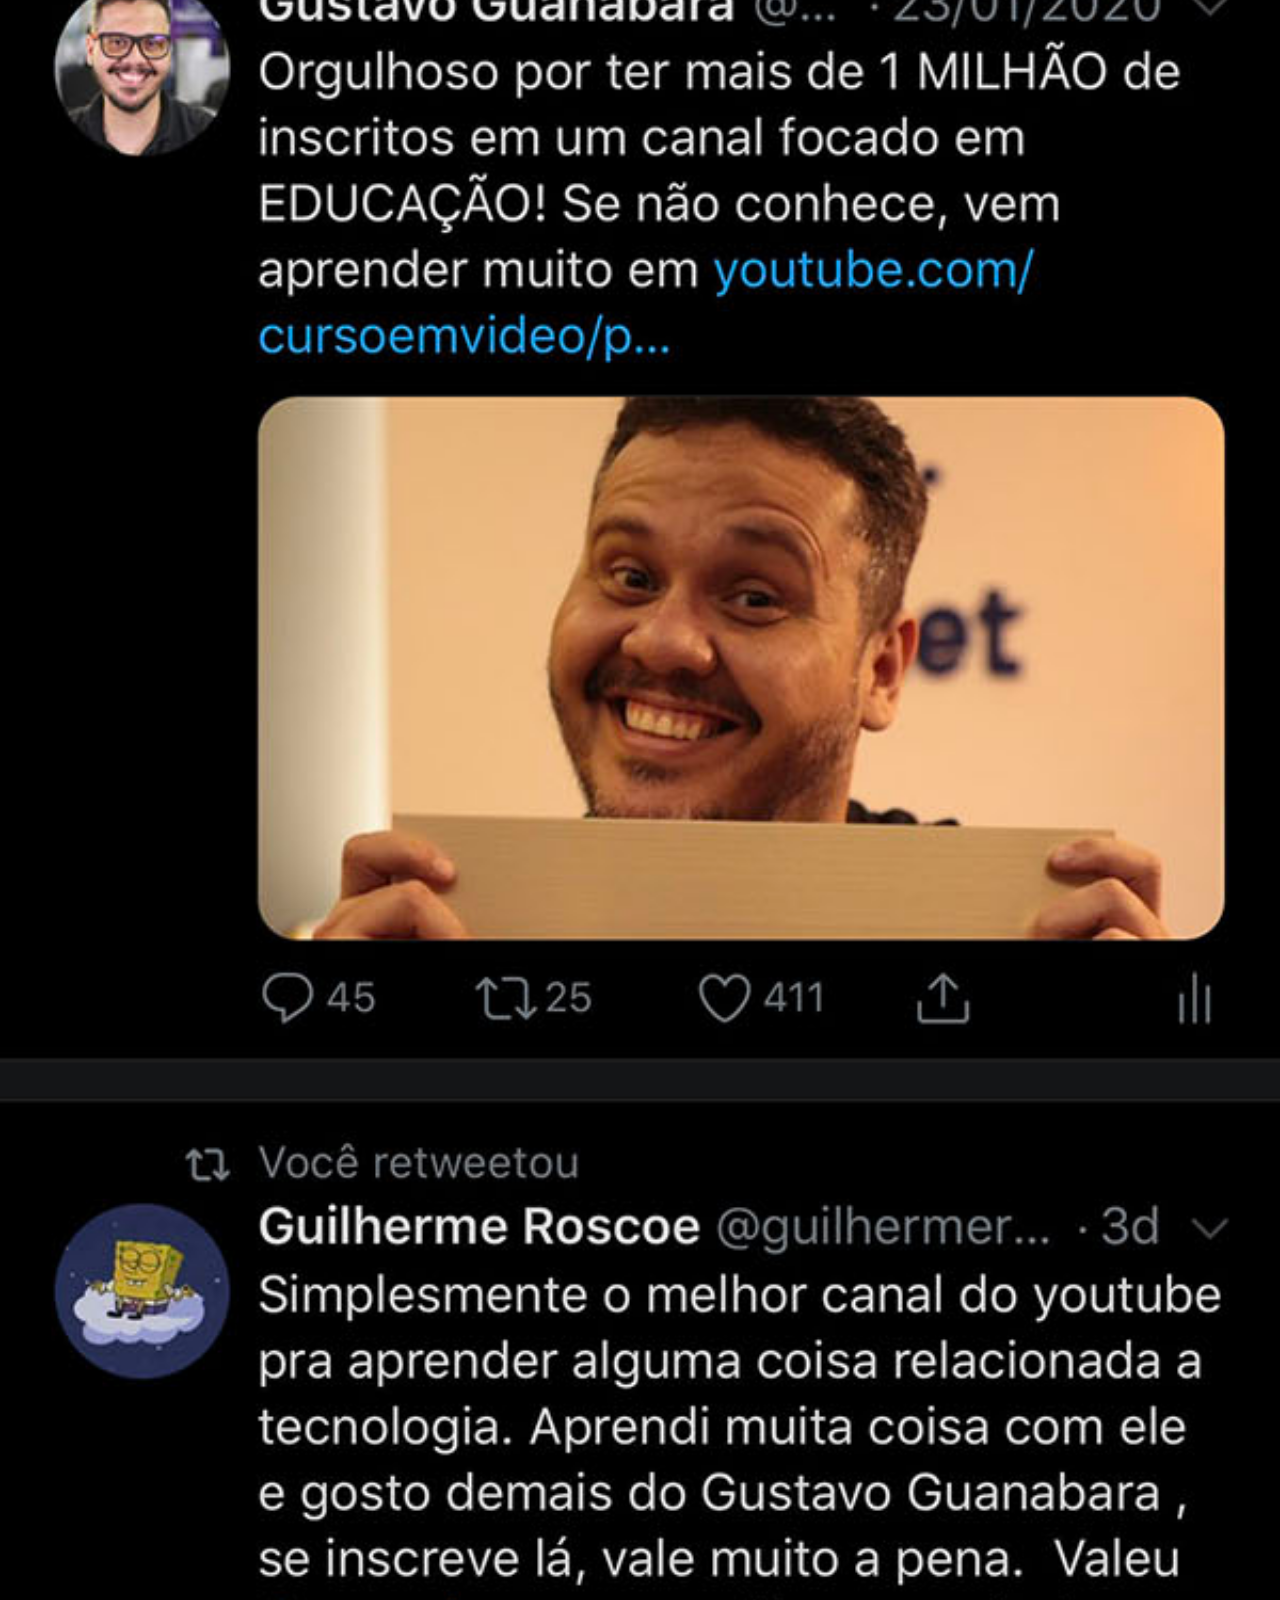
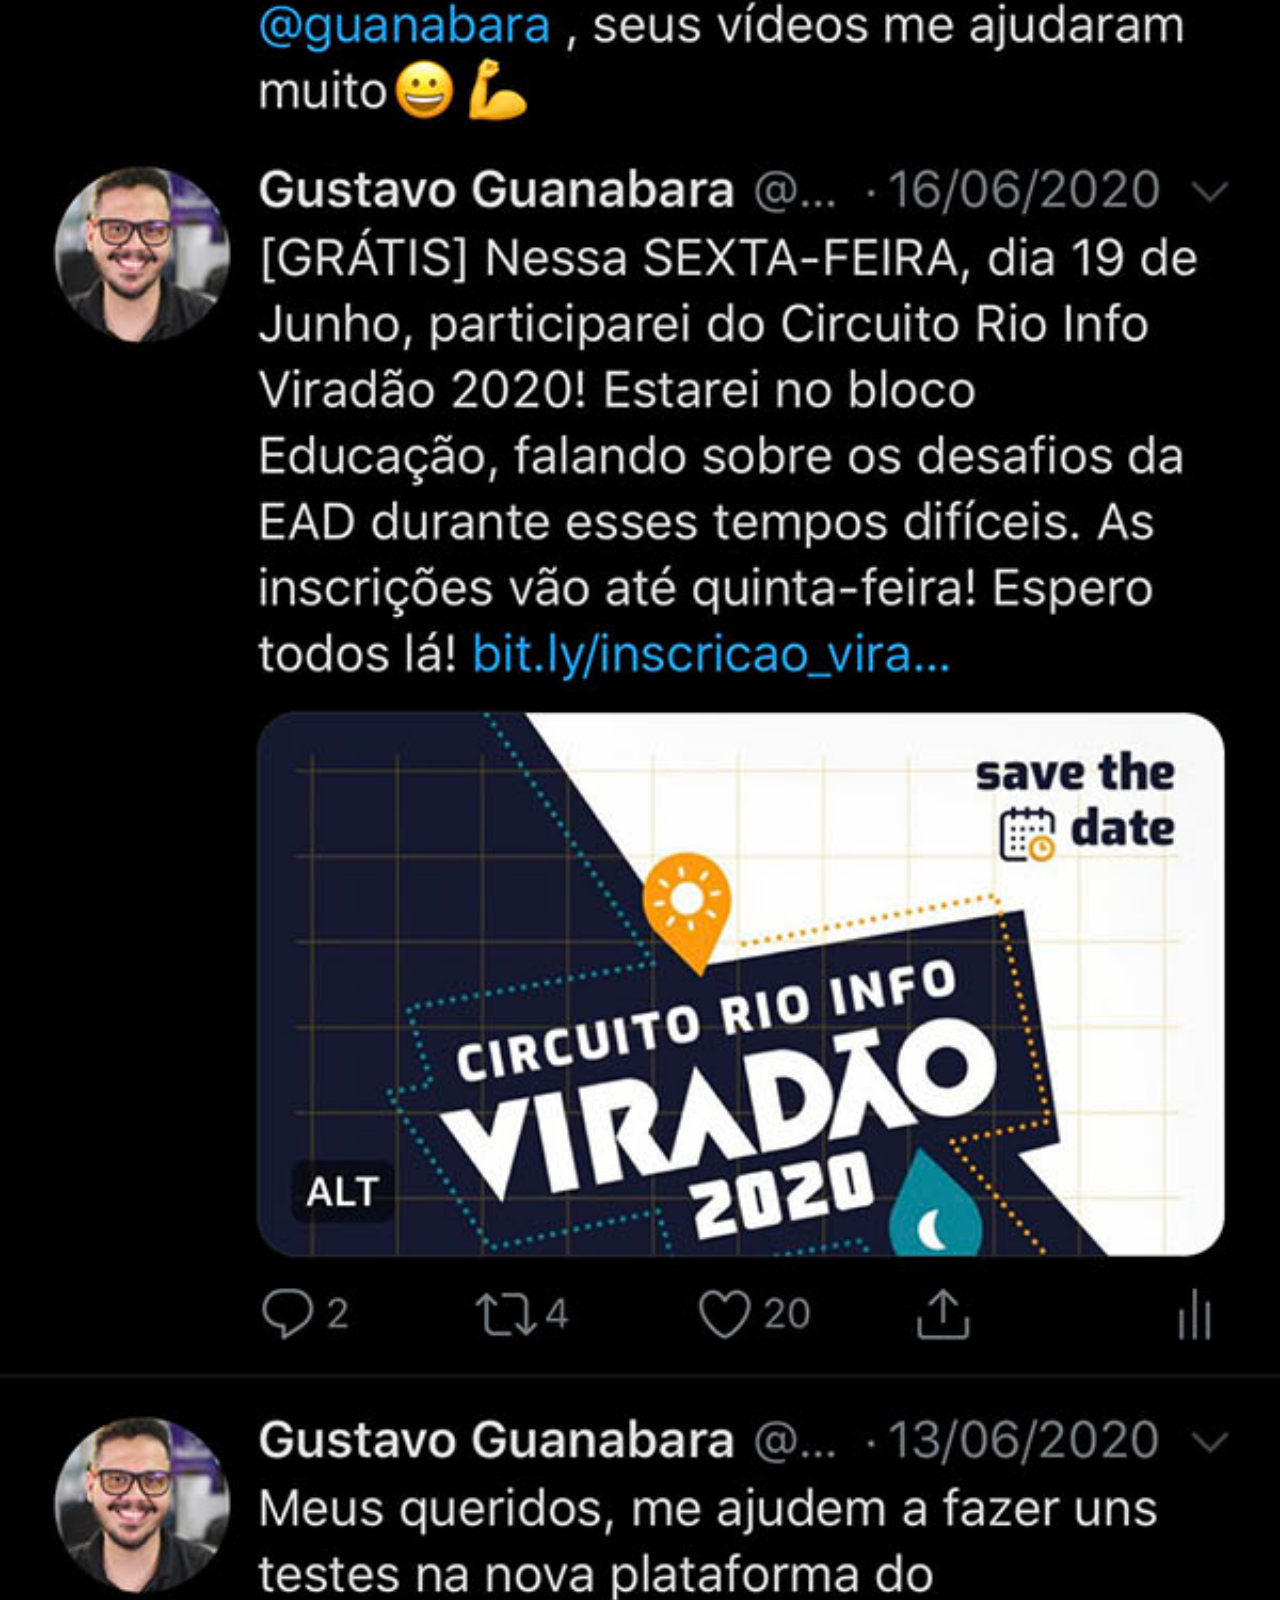
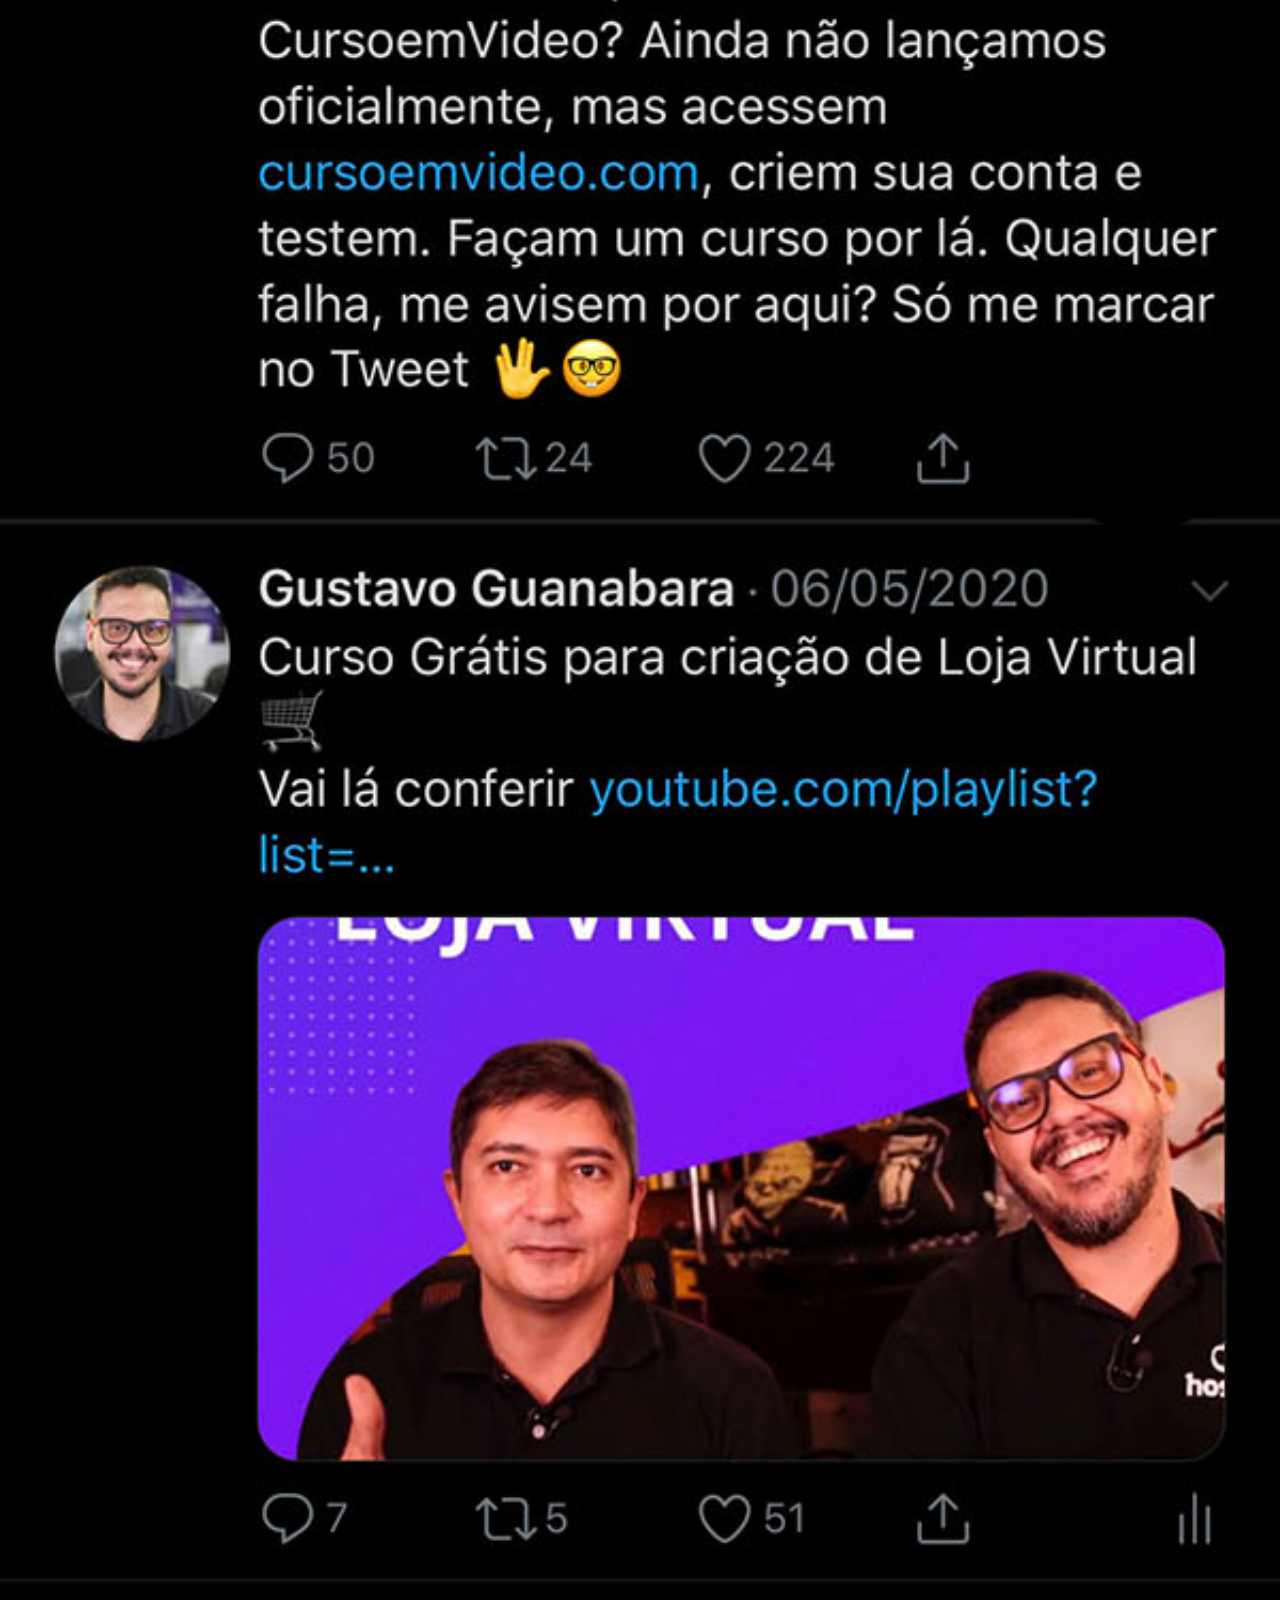
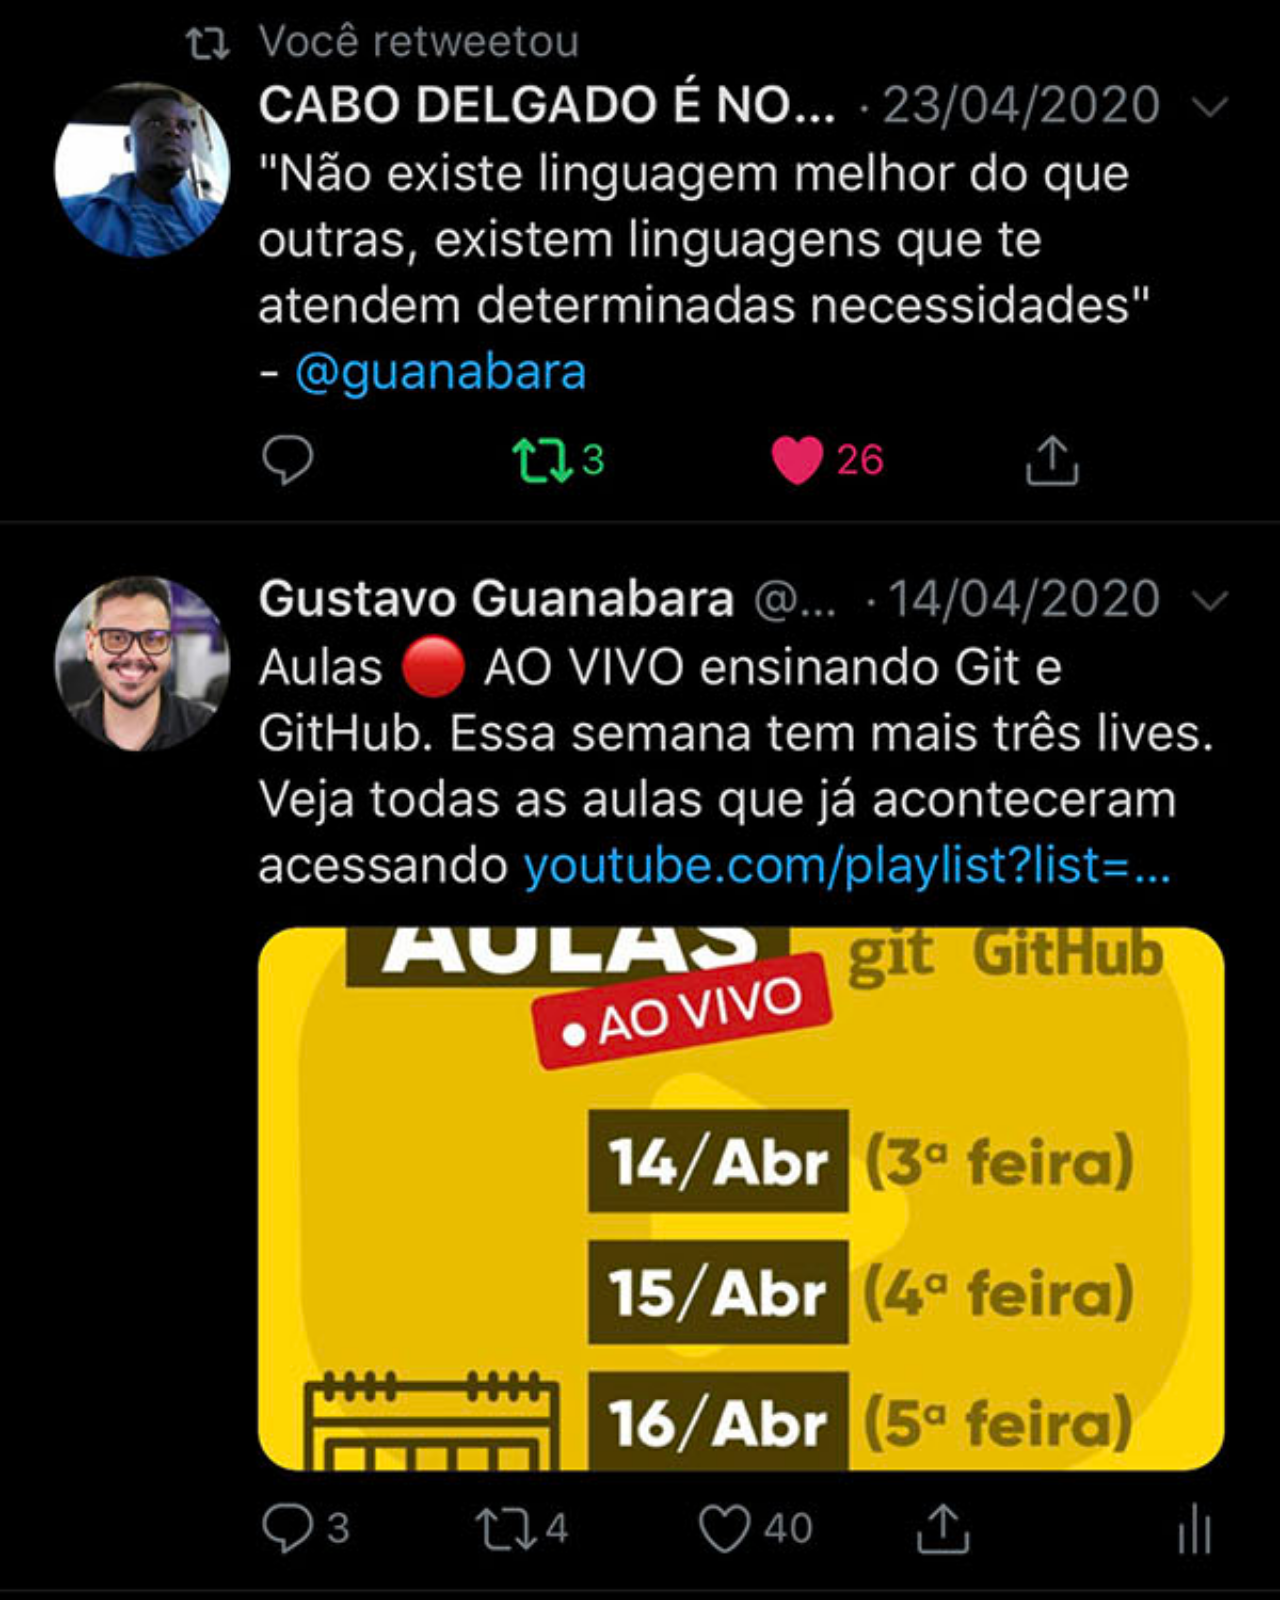
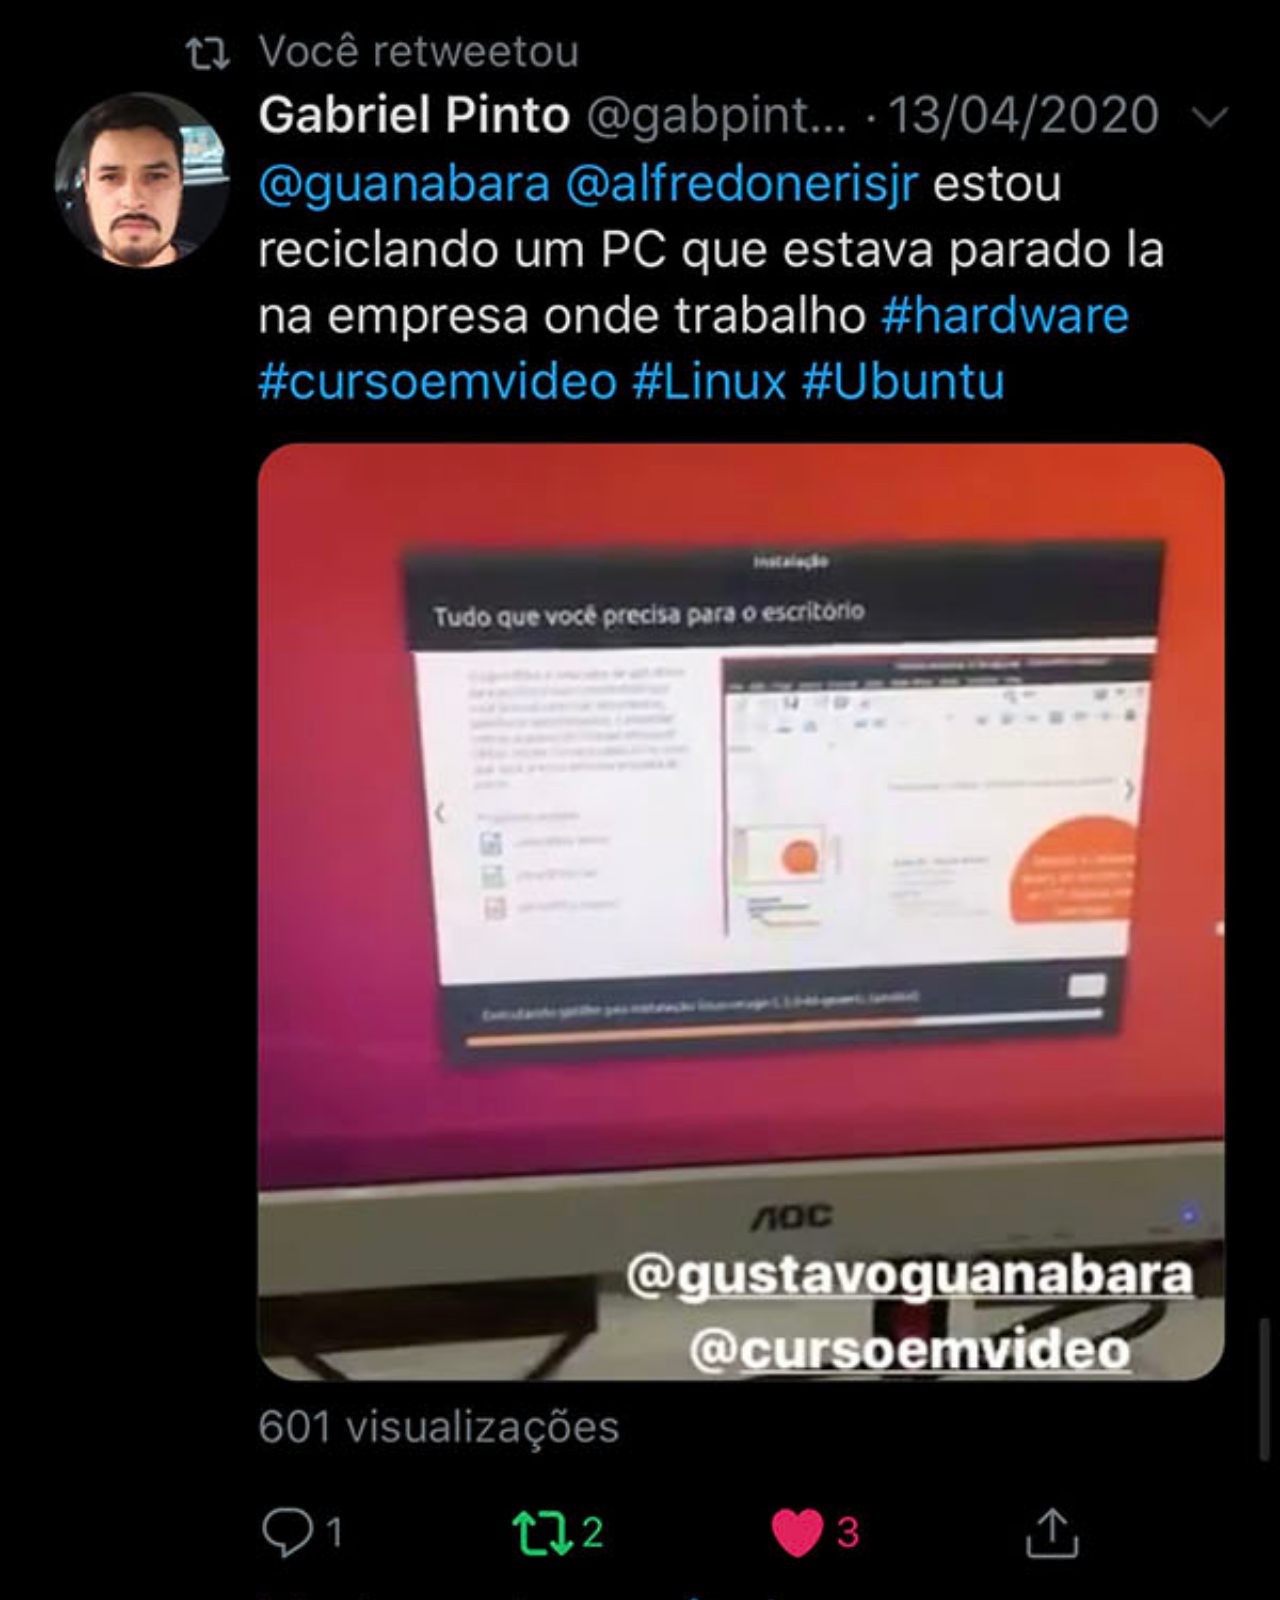
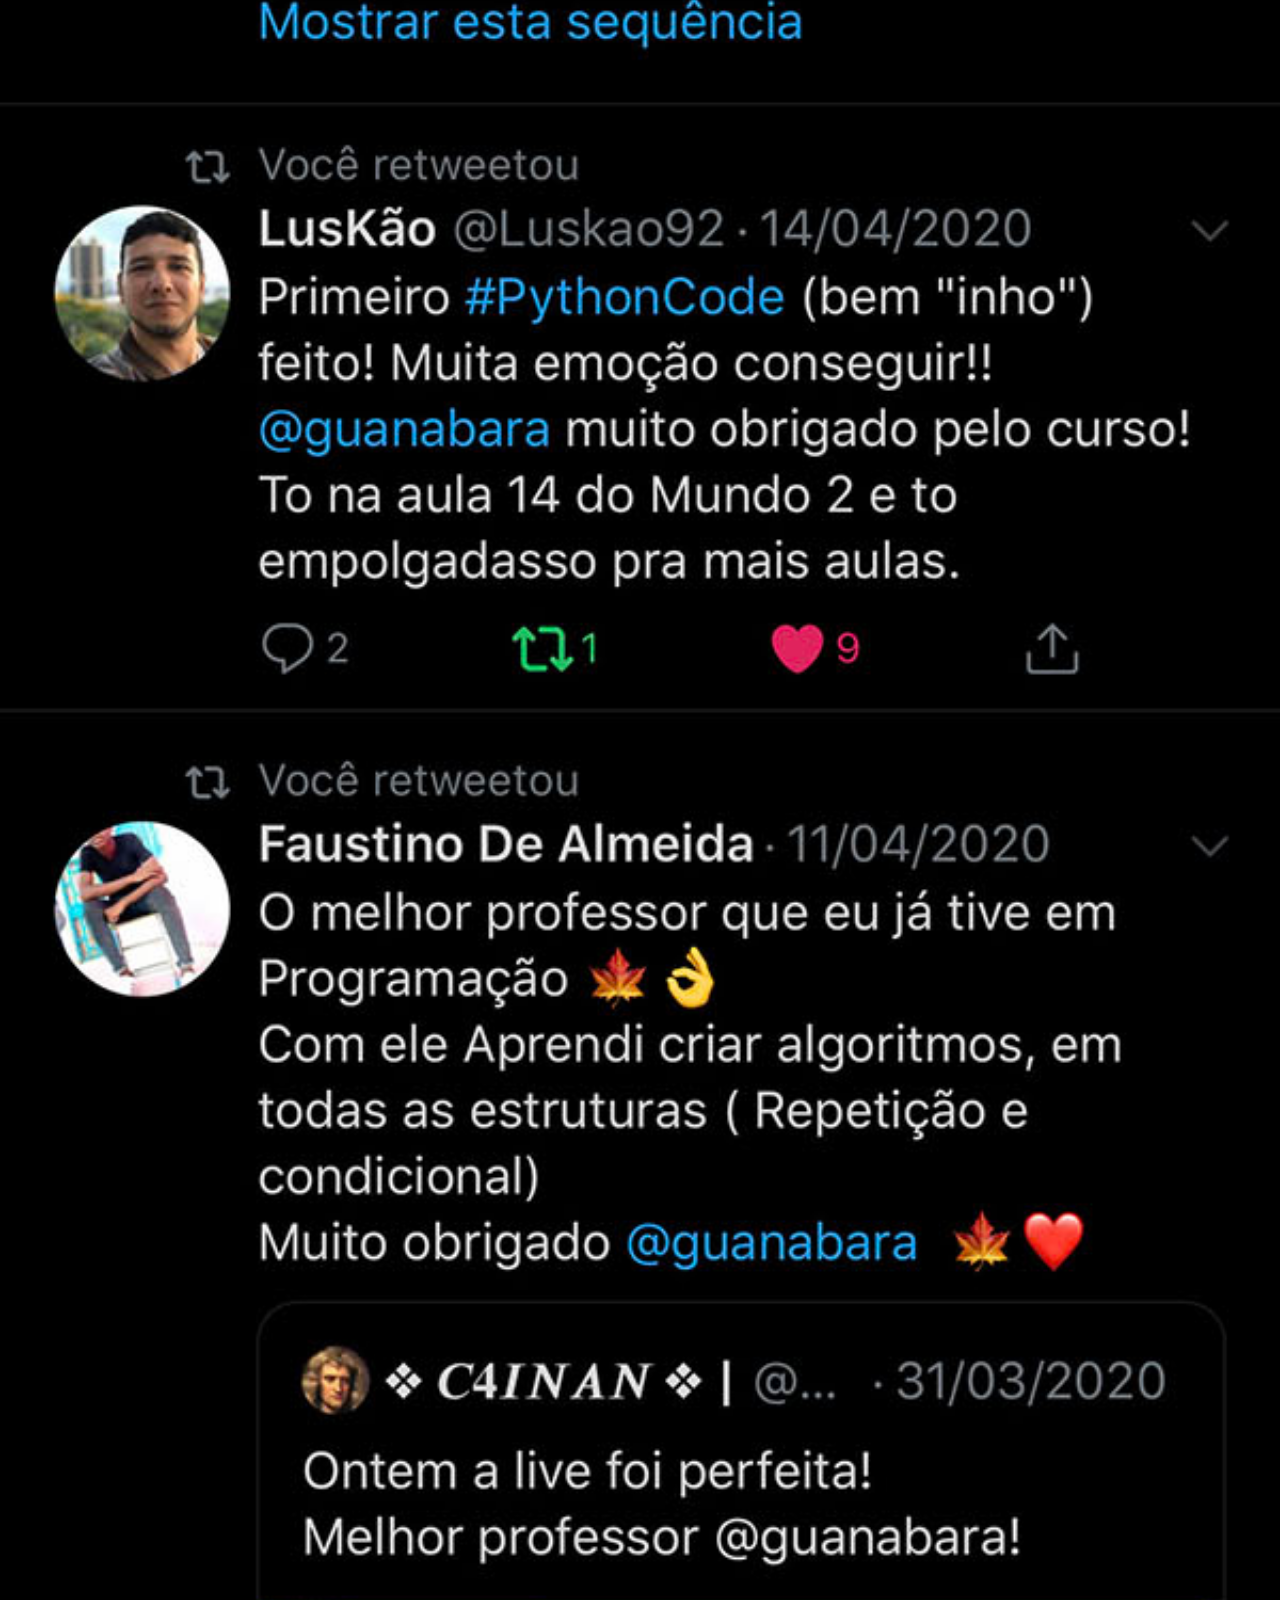
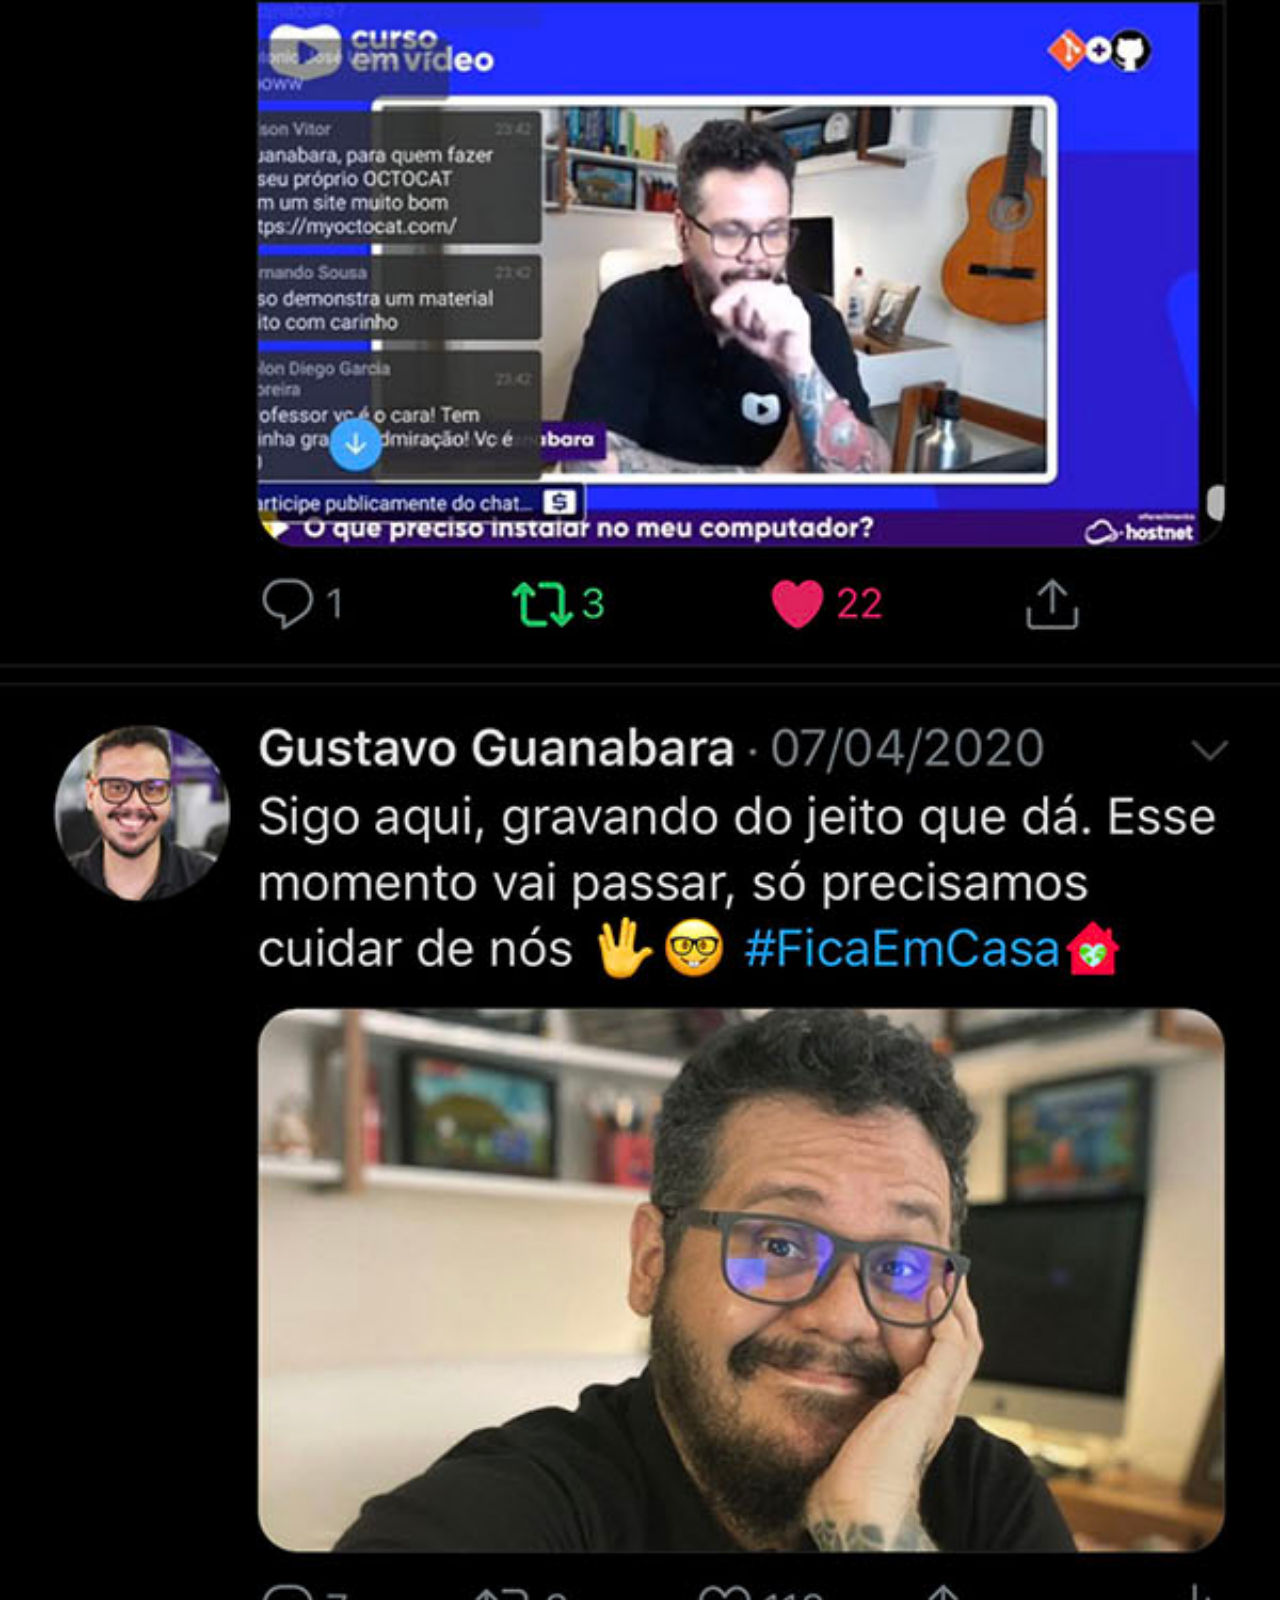
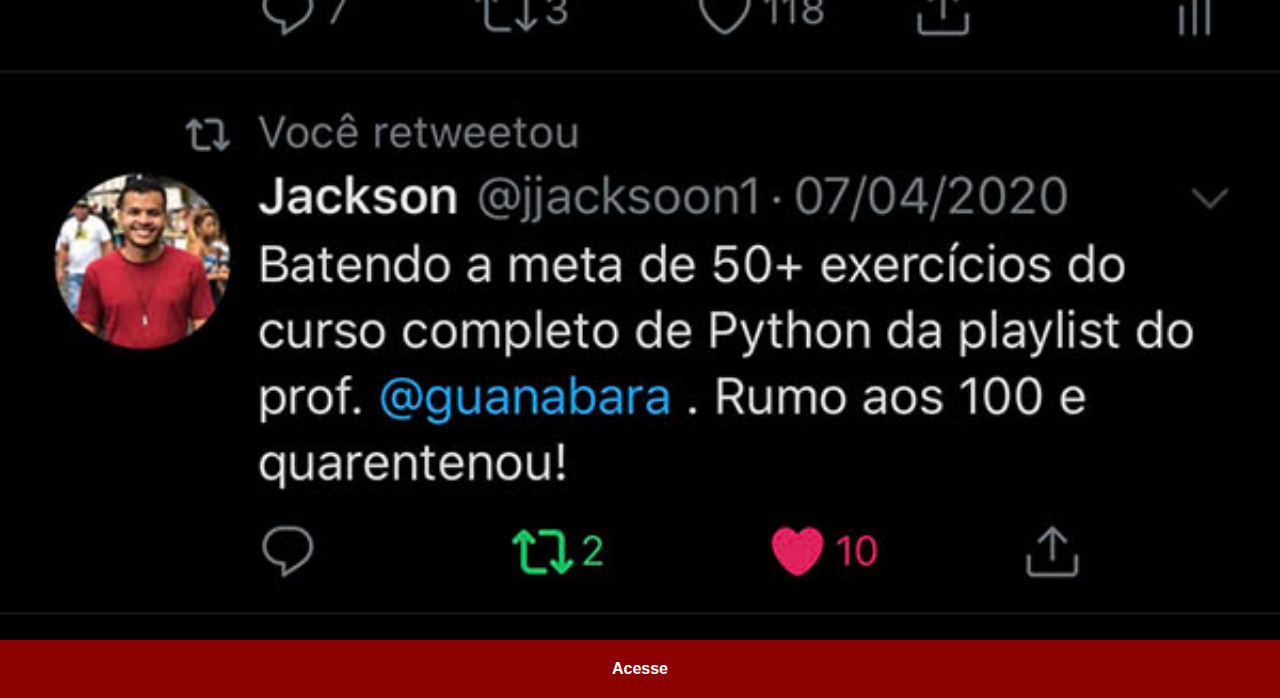
<file: twitter.html>
<!DOCTYPE html>
   <html lang="pt-br">
   <head>
      <meta charset="UTF-8">
      <meta name="viewport" content="width=device-width, initial-scale=1.0">
      <title>Twitter</title>
      <link rel="stylesheet" href="estilos/redes.css">
   </head>
   <body>
      <img src="imagens/tela-twitter.jpg" alt="YouTube"><a href="https://x.com/cursosemvideo" target="_blank">Acesse</a>
   </body>
</html>
</file>
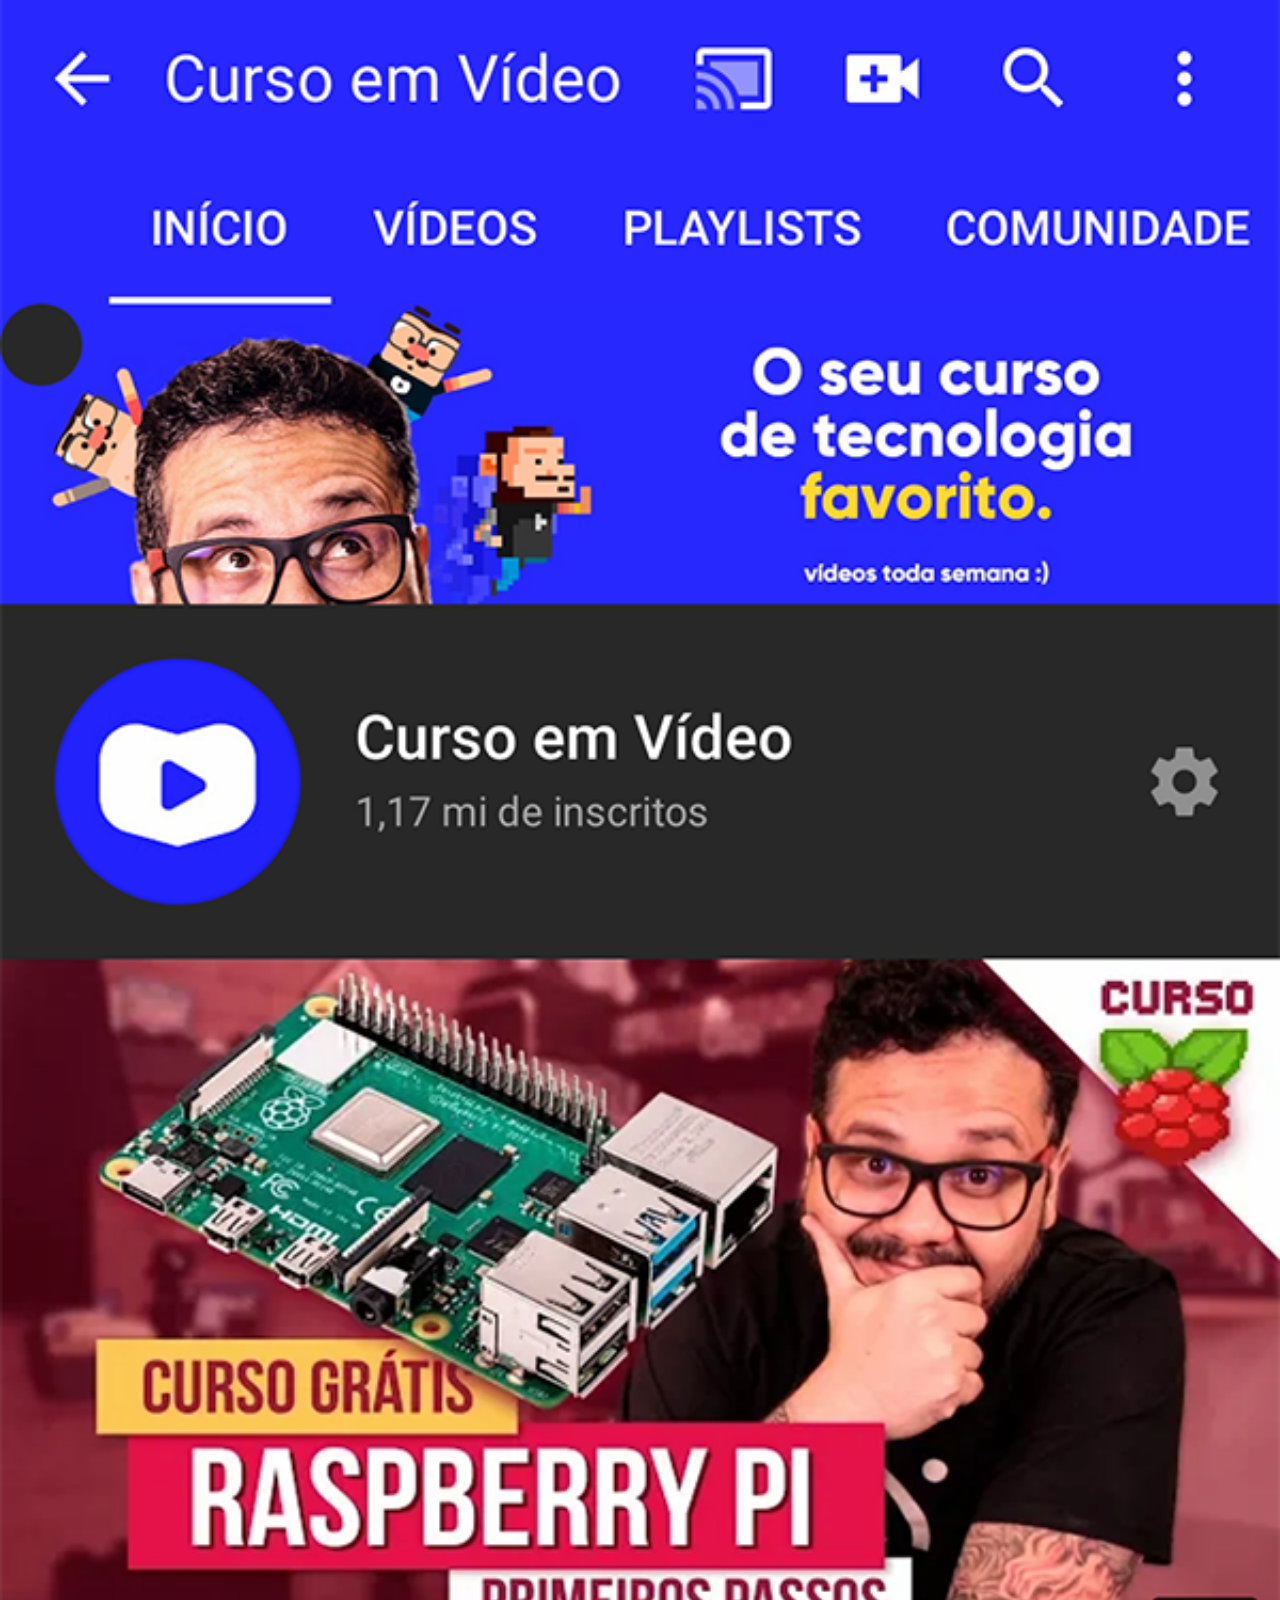
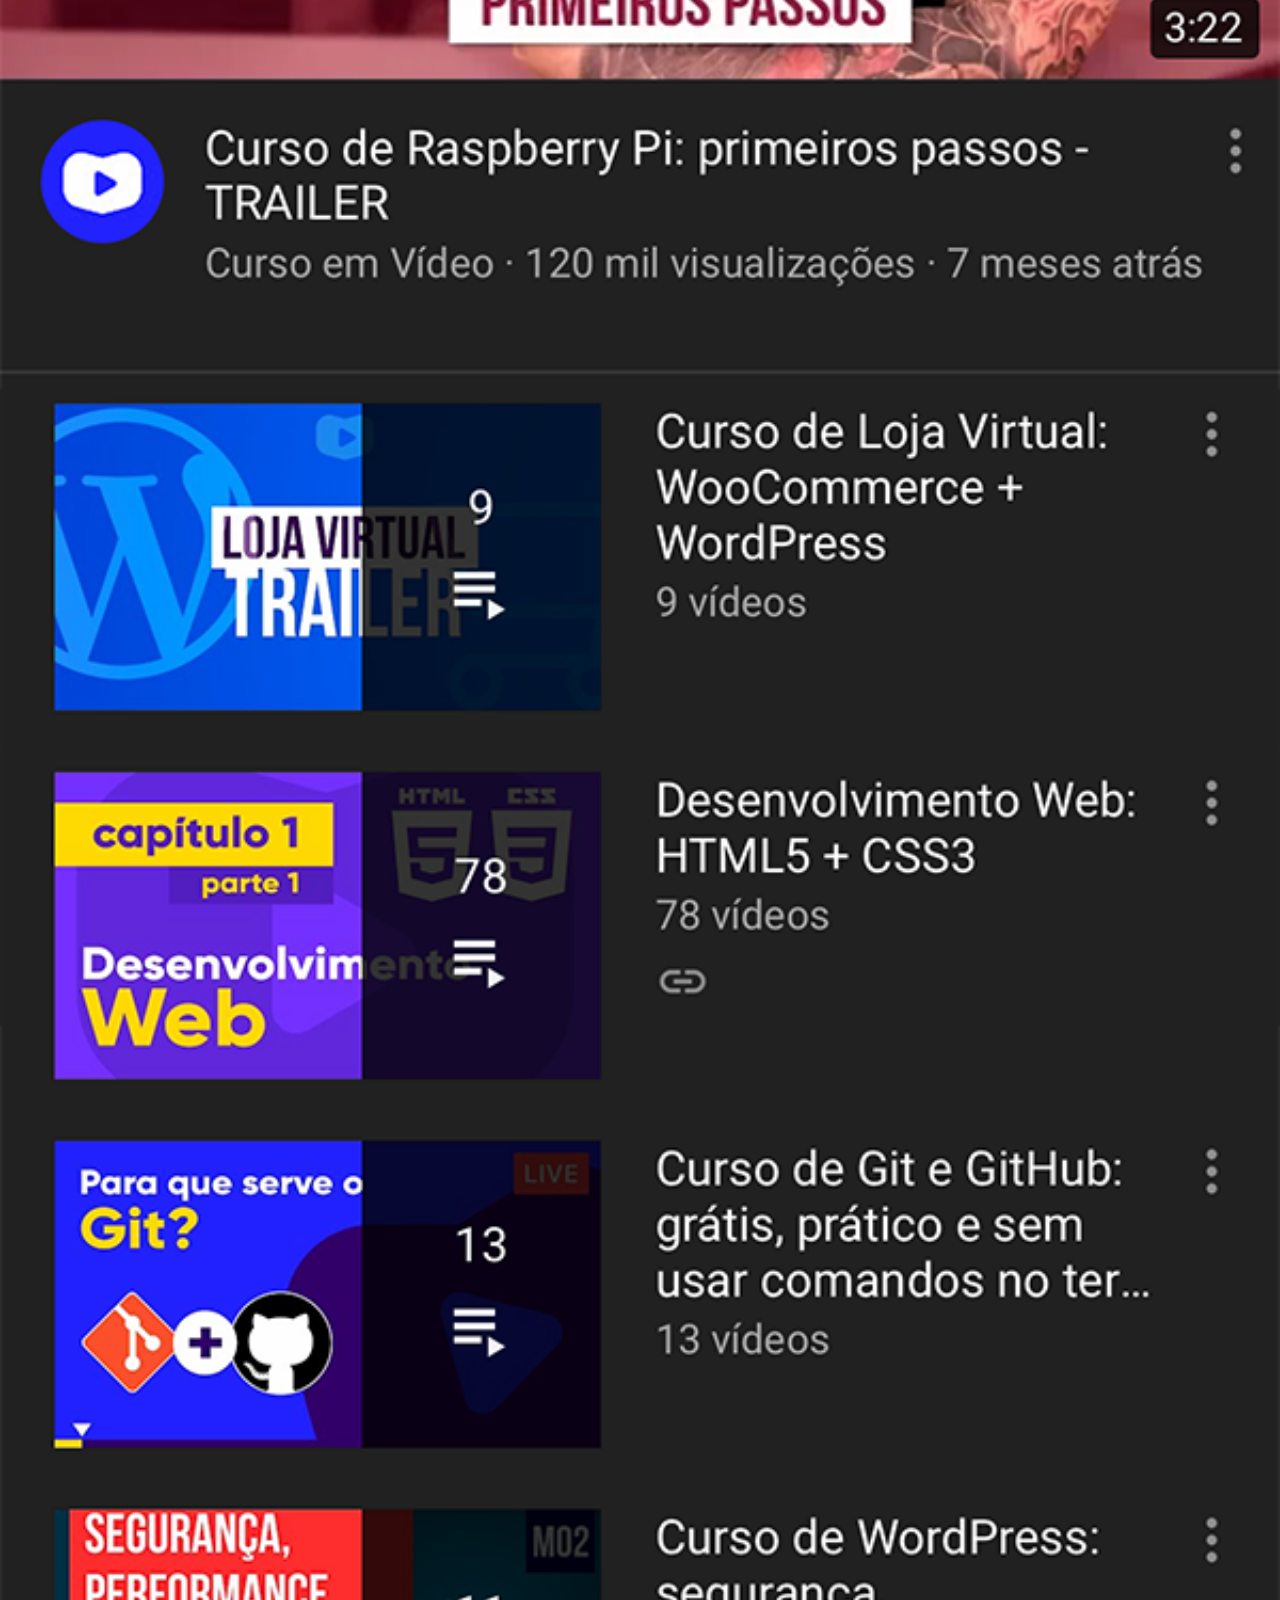
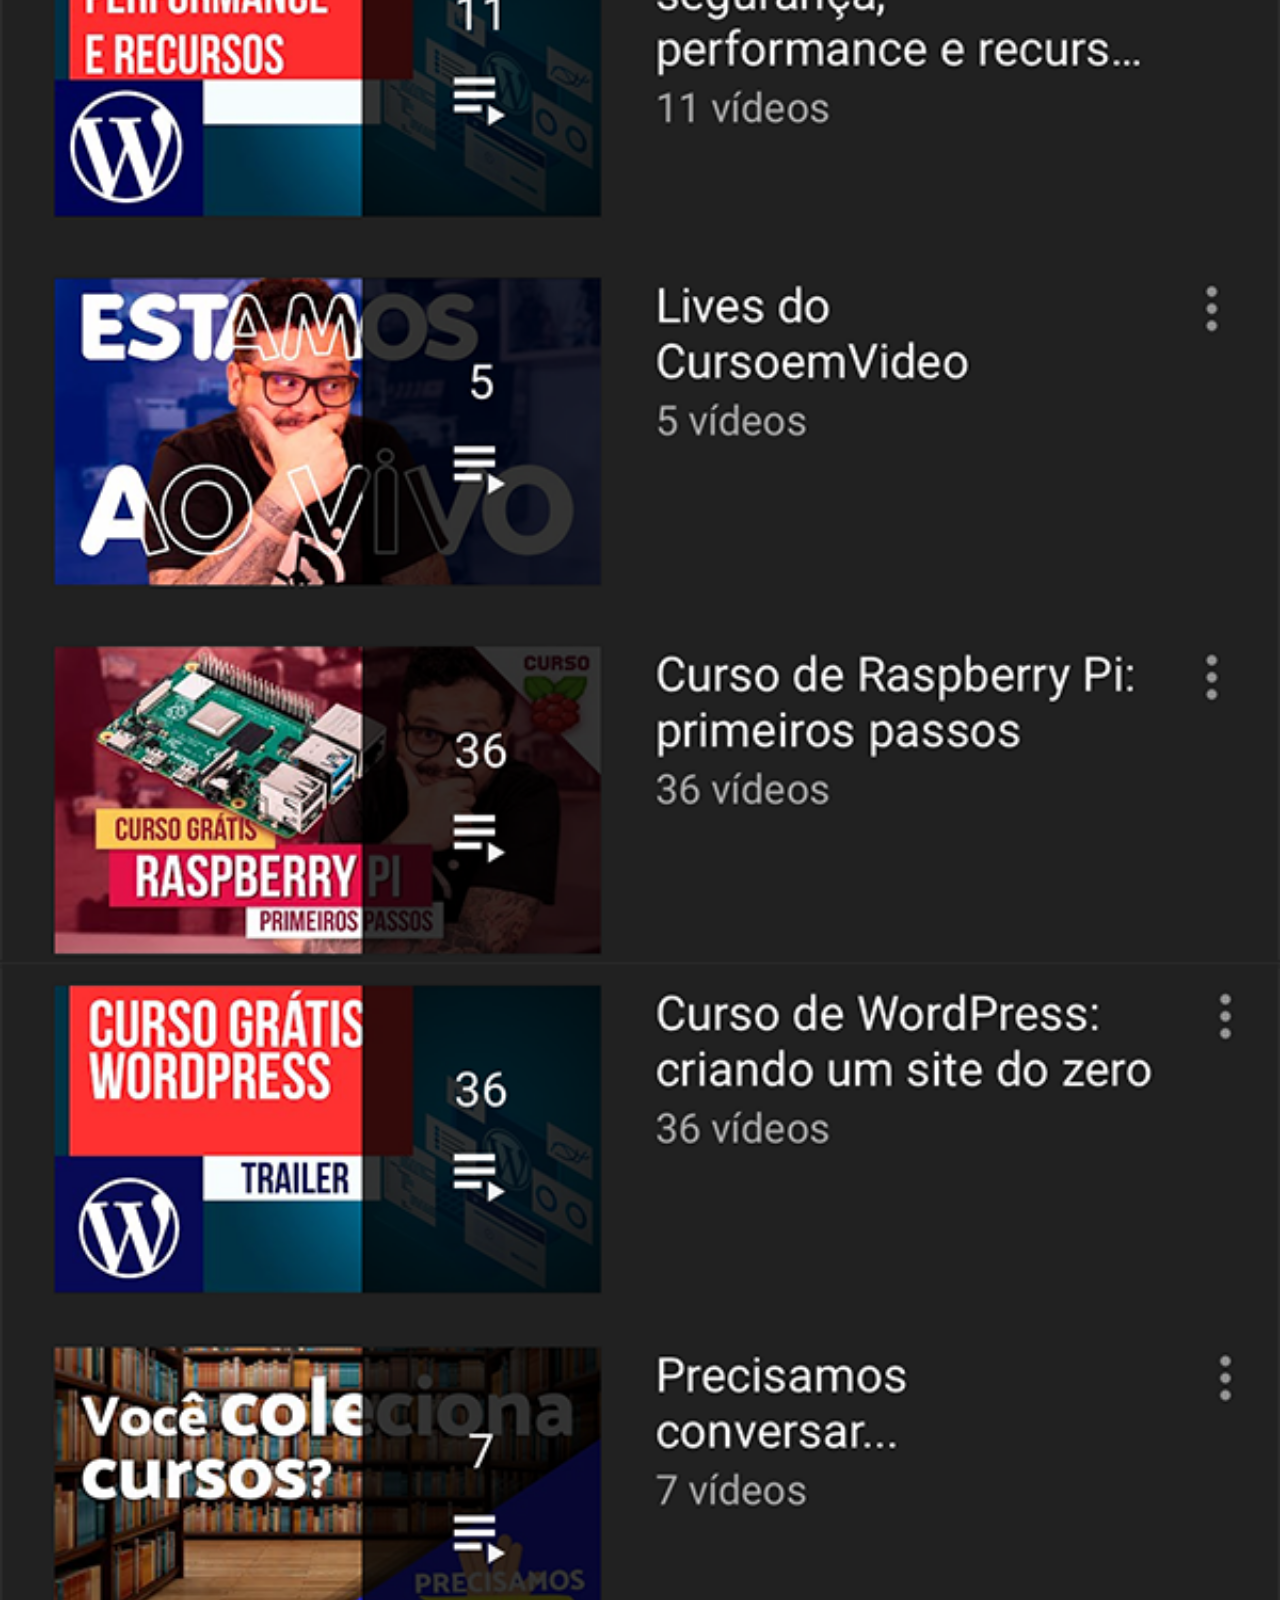
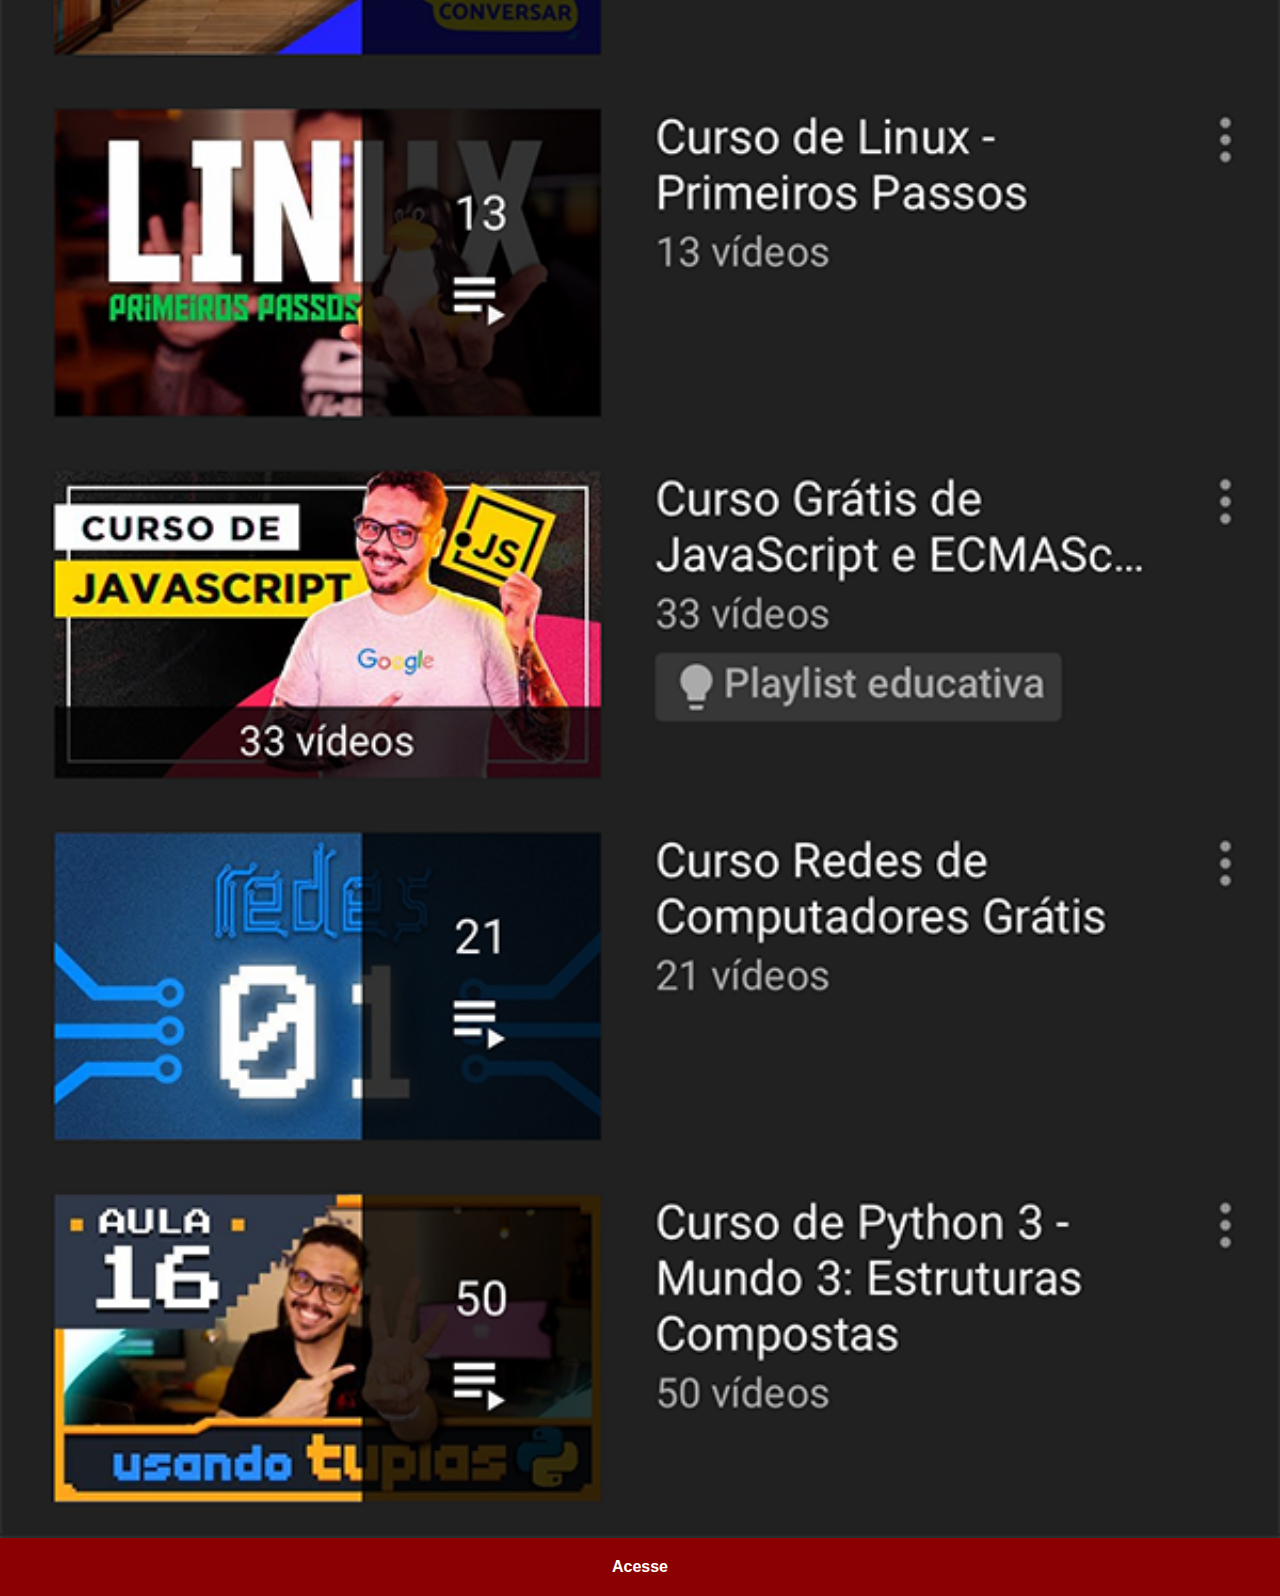
<file: youtube.html>
<!DOCTYPE html>
   <html lang="pt-br">
   <head>
      <meta charset="UTF-8">
      <meta name="viewport" content="width=device-width, initial-scale=1.0">
      <title>YouTube</title>
      <link rel="stylesheet" href="estilos/redes.css">
   </head>
   <body>
      <img src="imagens/tela-youtube.png" alt="YouTube"><a href="https://www.youtube.com/c/CursoemVídeo/playlists" target="_blank">Acesse</a>
   </body>
</html>
</file>
<file: estilos/style.css>
@charset "UTF-8";

* {
   margin: 0px;
   padding: 0px;
   font-family: Arial, Helvetica, sans-serif;
}

html, body {
   height: 100vh;
   width: 100vw;
   background-color: black;
}

body {
   background-image: url('../imagens/fundo-madeira.jpg');
   background-repeat: no-repeat;
   background-size: cover;
   background-attachment: fixed;
}

main {
   position: relative;
   height: 100vh;
}

section#telefone {
   position: absolute;
   top: 50%;
   left: 50%;
   transform: translate(-50%, -50%);
   height: 627px;
   width: 311px;
   background-image: url(../imagens/frame-iphone.png);
   background-repeat: no-repeat;
}

iframe#tela {
   position: relative;
   top: 79px;
   left: 21px;
   width: 269px;
   height: 473px;
}

section#redes-sociais {
   text-align: right;
}

section#redes-sociais img {
   width: 50px;
   height: 50px;
   margin: 10px;
   border-radius: 50%;
   box-shadow: 2px 2px 5px rgba(0, 0, 0, 0.400);
   box-sizing: border-box;
}

section#redes-sociais img:hover {
   border: 2px solid rgba(255, 255, 255, 0.637);
   transform: translate(-3px, -3px);
   box-shadow: 5px 5px 10px rgba(0, 0, 0, 0.637);
   transition: transform 0.3s, border 0.3s;
}
</file>
<file: estilos/redes.css>
@charset "UTF-8";

::-webkit-scrollbar {
   width: 0px;
   height: 0px;
}

* {
   margin: 0px;
   padding: 0px;
   font-family: Arial, Helvetica, sans-serif;
}

img {
   width: 100vw;
   display: block;
}

a {
   display: block;
   background-color: darkred;
   color: white;
   padding: 20px;
   text-align: center;
   font-weight: bold;
   text-decoration: none;
}

a:hover {
   background-color: red;
}
</file>
